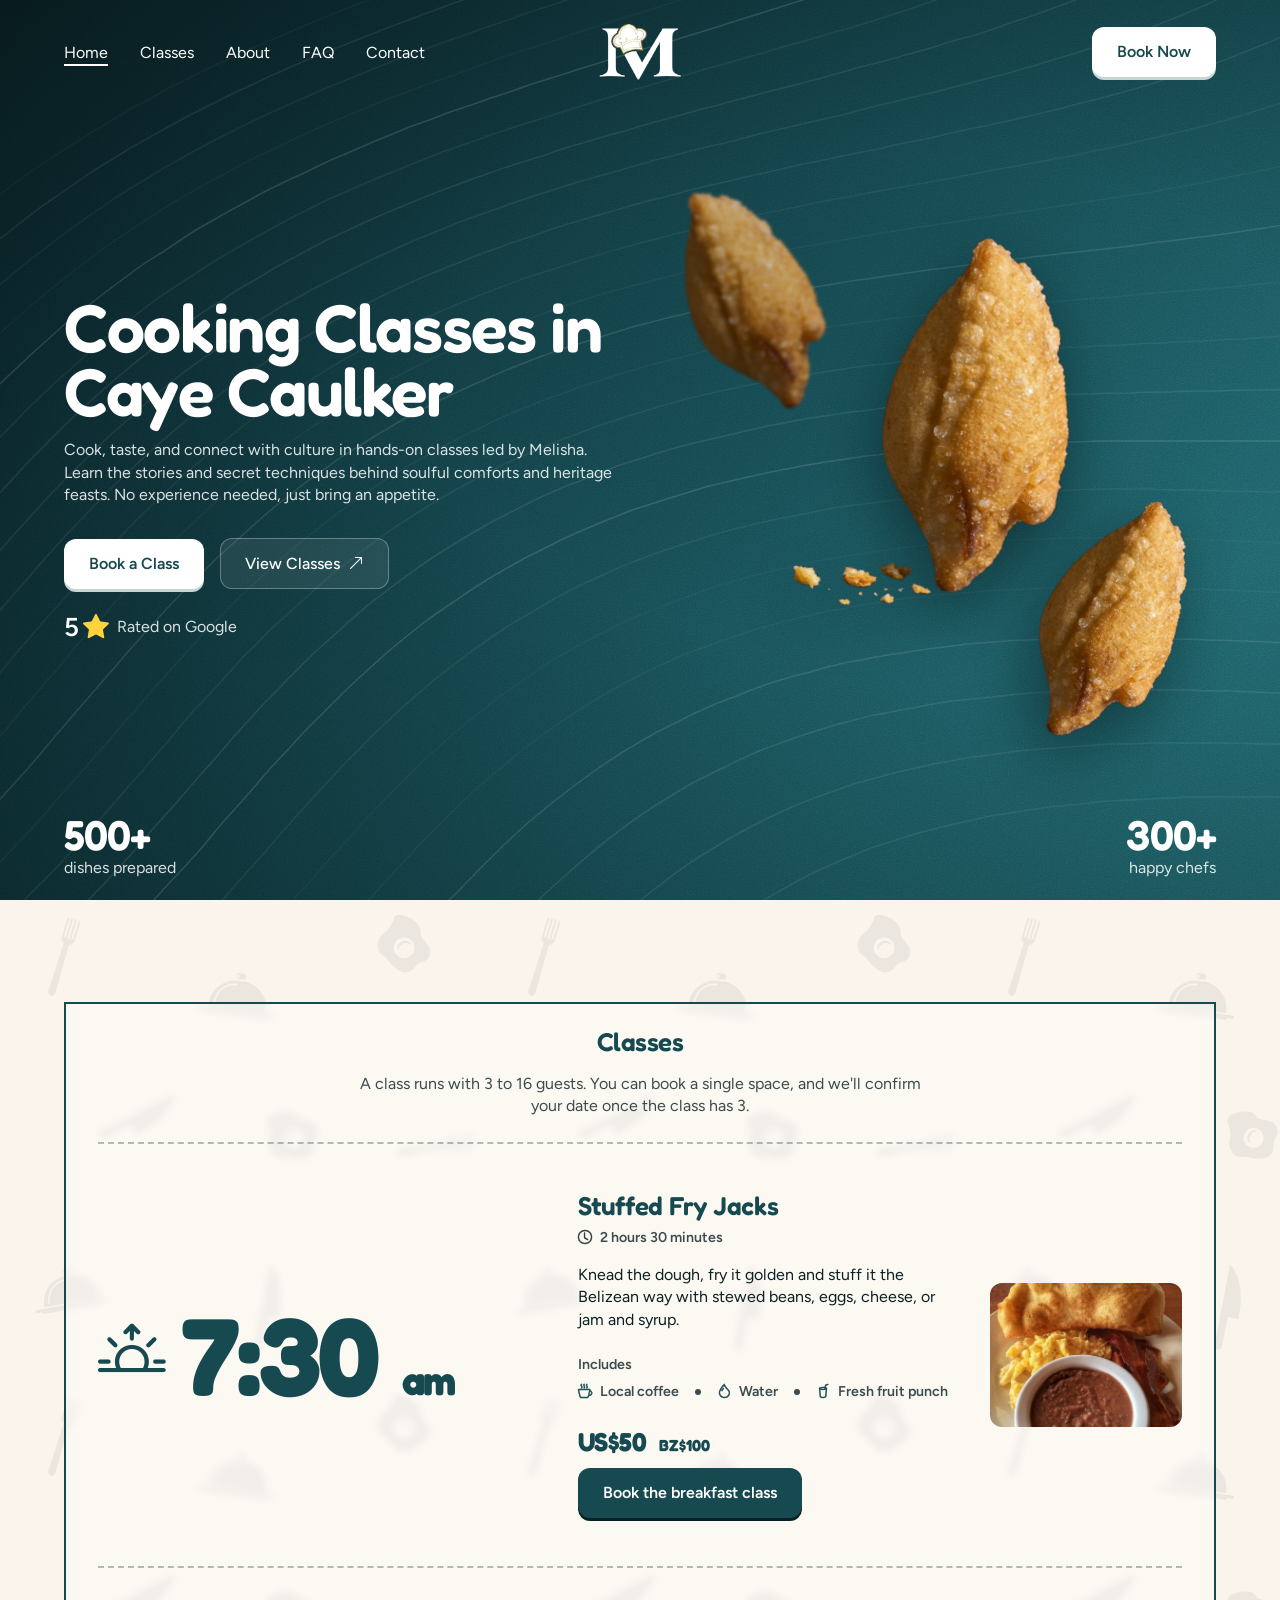
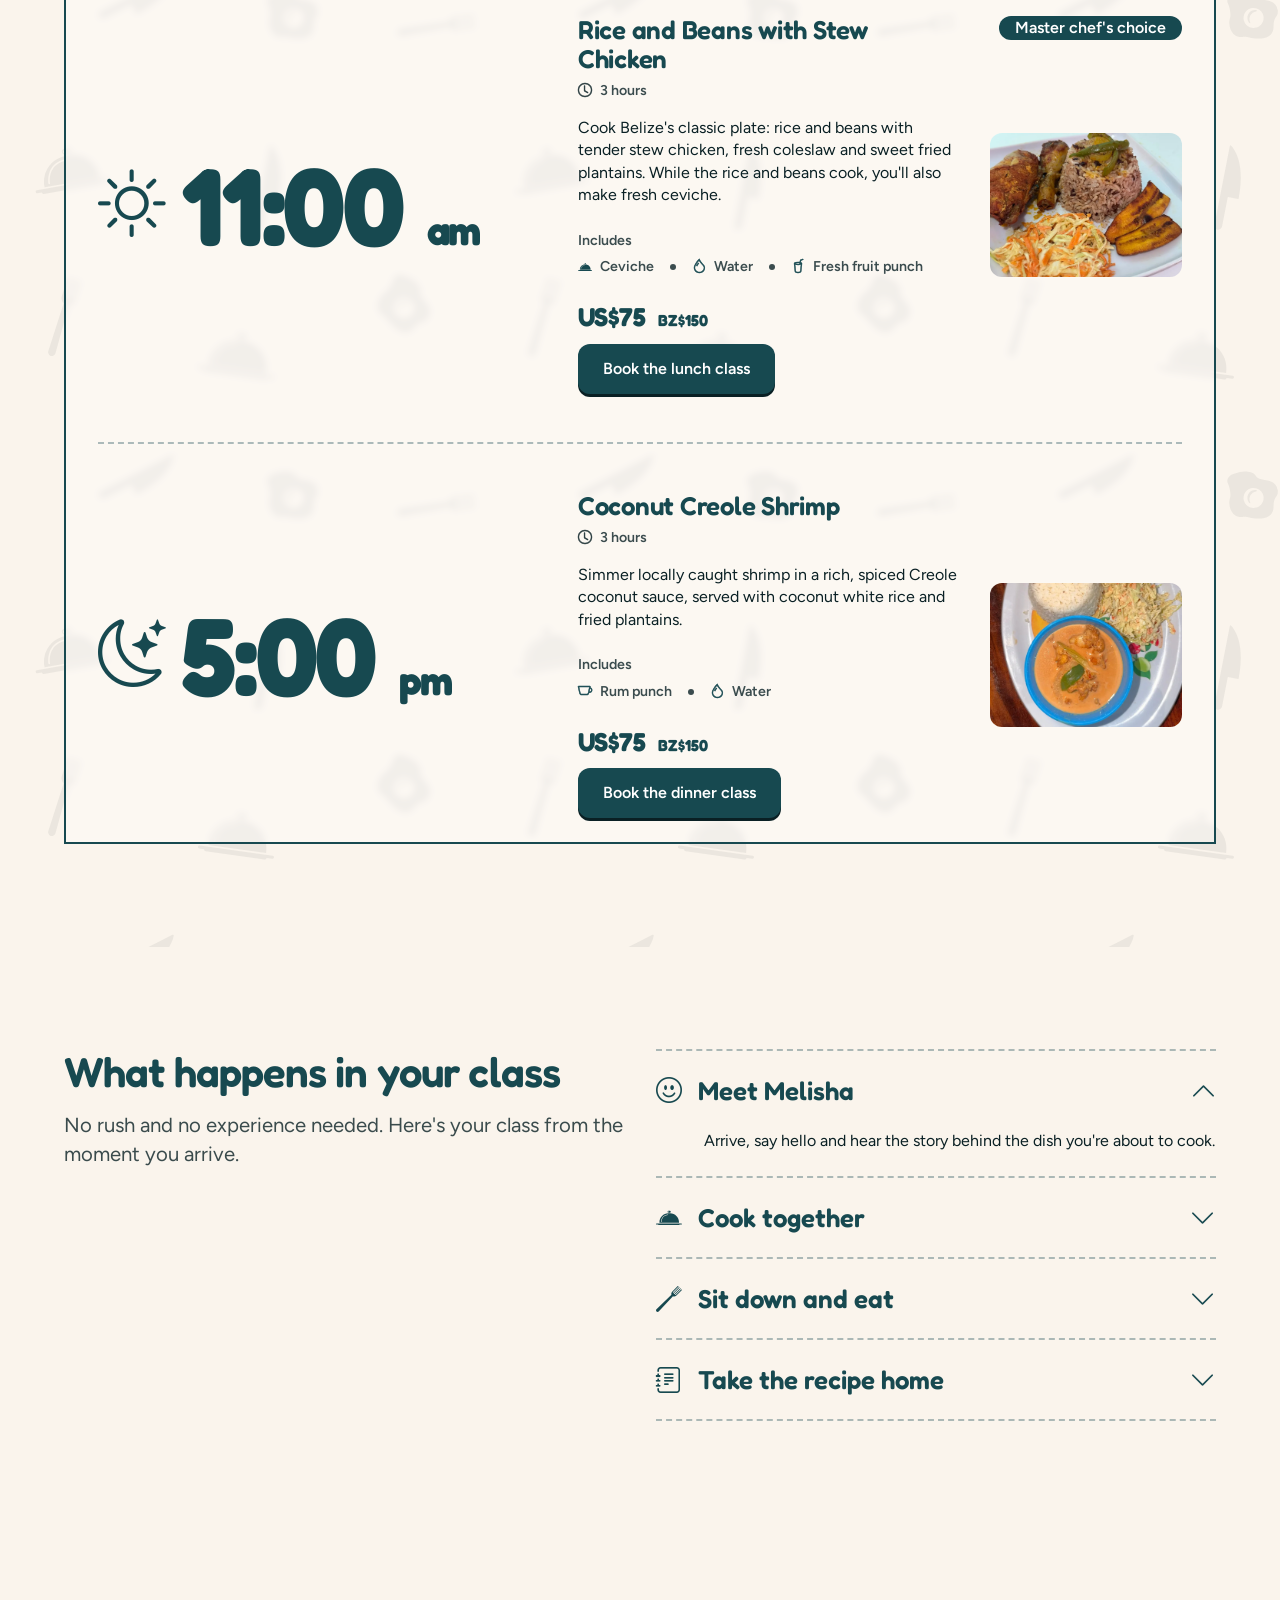
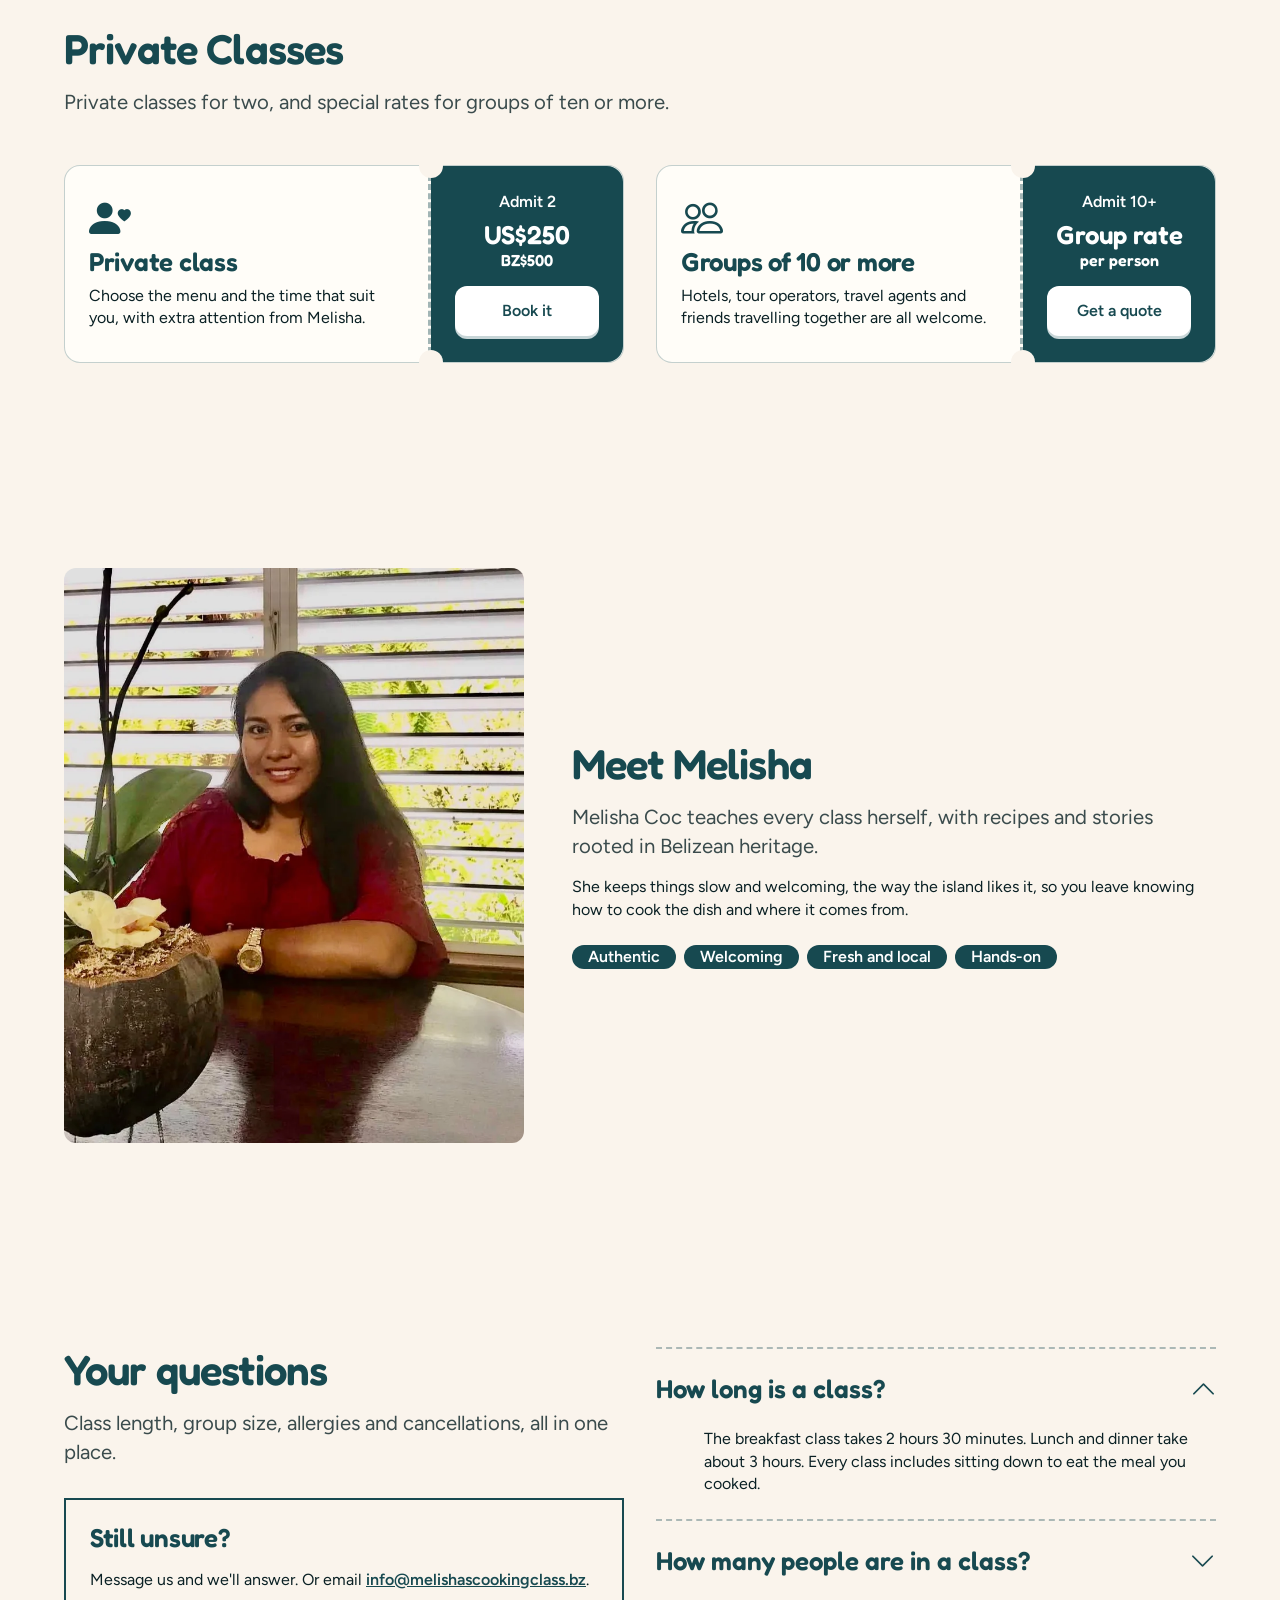
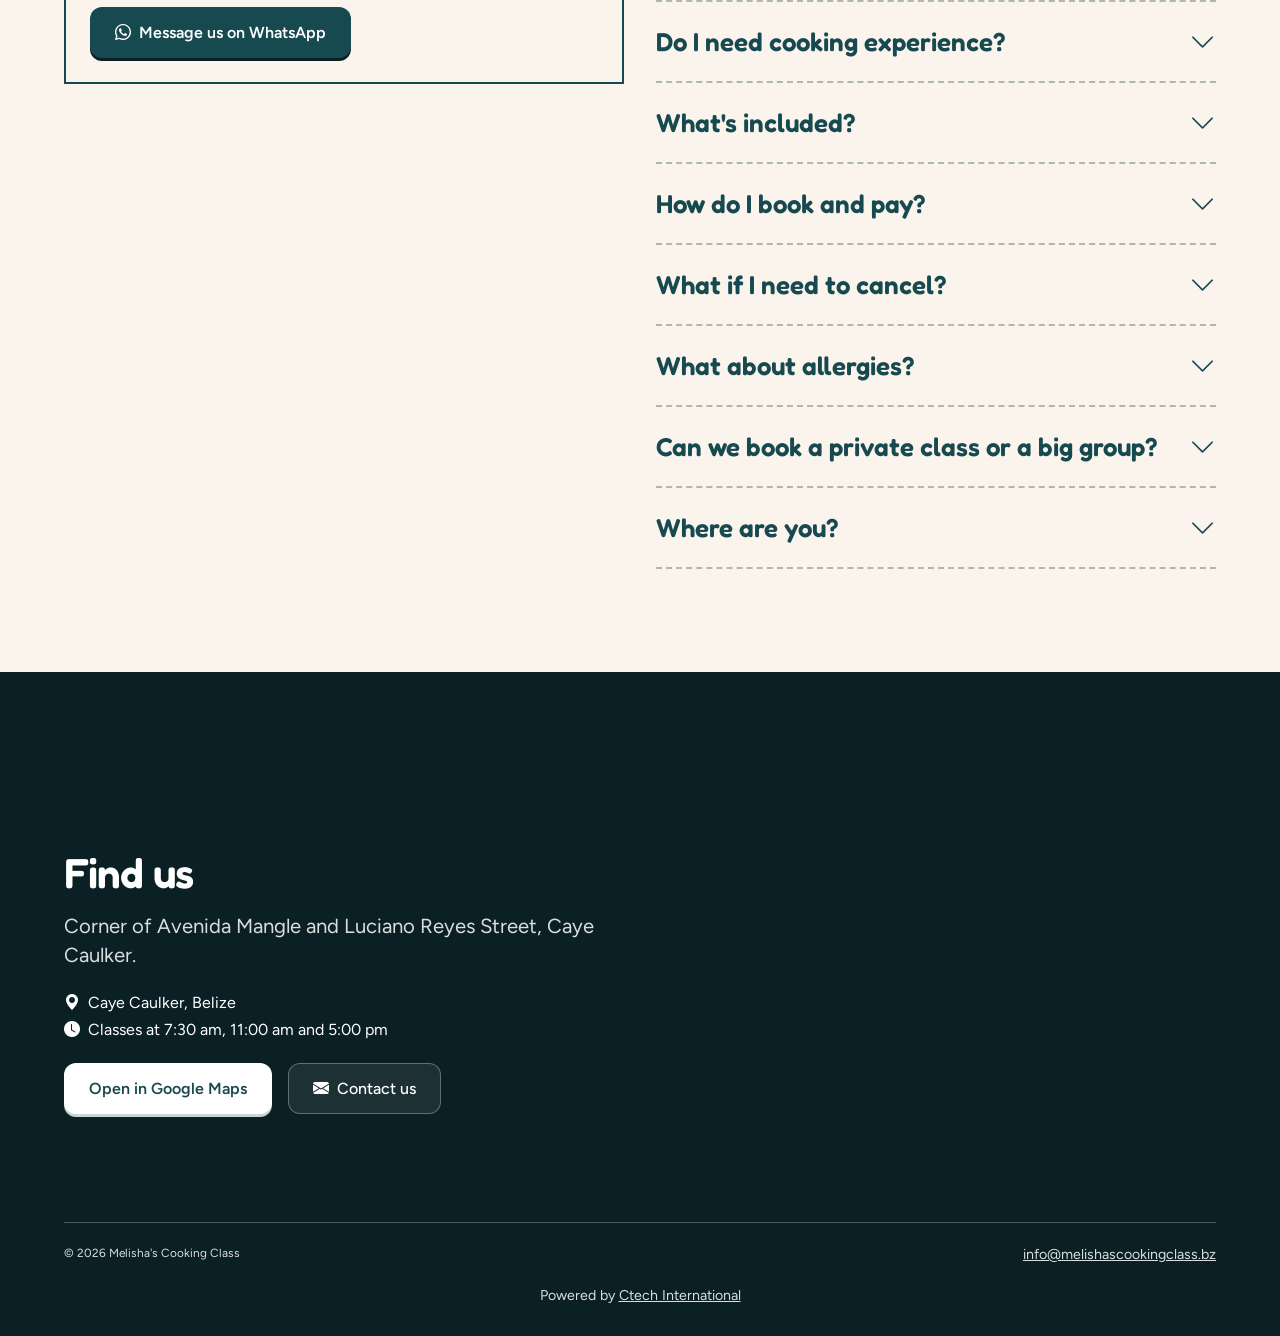
<file: index.html>
<!doctype html>
<html lang="en">
<head>
  <meta charset="utf-8">
  <meta name="viewport" content="width=device-width, initial-scale=1">
  <meta name="theme-color" content="#174950">
  <title>Caye Caulker Cooking Classes | Melisha's Cooking Class</title>
  <meta name="description" content="Hands-on Belizean cooking classes in Caye Caulker. Make fry jacks, rice and beans with stew chicken, or coconut creole shrimp with Melisha. Book now.">
  <meta name="keywords" content="Caye Caulker cooking class, Belize cooking classes, Belizean food, stuffed fry jacks, rice and beans with stew chicken, coconut creole shrimp, things to do in Caye Caulker">
  <meta name="author" content="Melisha's Cooking Class">
  <meta name="publisher" content="Melisha's Cooking Class">
  <meta name="robots" content="index, follow, max-image-preview:large">
  <link rel="canonical" href="https://melishascookingclass.bz/">
  <link rel="icon" href="favicon.ico" sizes="any">
  <link rel="apple-touch-icon" href="apple-touch-icon.png">

  <meta property="og:type" content="website">
  <meta property="og:site_name" content="Melisha's Cooking Class">
  <meta property="og:locale" content="en_US">
  <meta property="og:title" content="Caye Caulker Cooking Classes | Melisha's Cooking Class">
  <meta property="og:description" content="Hands-on Belizean cooking classes in Caye Caulker. Make fry jacks, rice and beans with stew chicken, or coconut creole shrimp with Melisha. Book now.">
  <meta property="og:url" content="https://melishascookingclass.bz/">
  <meta property="og:image" content="https://melishascookingclass.bz/images/og-image.jpg">
  <meta property="og:image:width" content="1200">
  <meta property="og:image:height" content="630">
  <meta property="og:image:alt" content="Melisha's Cooking Class logo beside three stuffed fry jacks">
  <meta name="twitter:card" content="summary_large_image">
  <meta name="twitter:title" content="Caye Caulker Cooking Classes | Melisha's Cooking Class">
  <meta name="twitter:description" content="Hands-on Belizean cooking classes in Caye Caulker. Make fry jacks, rice and beans with stew chicken, or coconut creole shrimp with Melisha. Book now.">
  <meta name="twitter:image" content="https://melishascookingclass.bz/images/og-image.jpg">
  <meta name="twitter:image:alt" content="Melisha's Cooking Class logo beside three stuffed fry jacks">

  <link rel="preconnect" href="https://fonts.googleapis.com">
  <link rel="preconnect" href="https://fonts.gstatic.com" crossorigin>
  <link rel="preconnect" href="https://cdn.jsdelivr.net" crossorigin>
  <link href="https://fonts.googleapis.com/css2?family=Figtree:wght@400;500;600&family=Fredoka:wght@600;700&display=swap" rel="stylesheet">
  <link rel="stylesheet" href="https://cdn.jsdelivr.net/npm/bootstrap-icons@1.11.3/font/bootstrap-icons.min.css">
  <link rel="stylesheet" href="css/styles.css">
  <script type="application/ld+json">
{
  "@context": "https://schema.org",
  "@type": "LocalBusiness",
  "@id": "https://melishascookingclass.bz/#business",
  "name": "Melisha's Cooking Class",
  "url": "https://melishascookingclass.bz/",
  "description": "Hands-on Belizean cooking classes led by Melisha in Caye Caulker, Belize.",
  "image": "https://melishascookingclass.bz/images/og-image.jpg",
  "logo": "https://melishascookingclass.bz/apple-touch-icon.png",
  "email": "info@melishascookingclass.bz",
  "telephone": "+501 609 4868",
  "priceRange": "US$50-US$75 per person",
  "address": {
    "@type": "PostalAddress",
    "streetAddress": "Corner of Avenida Mangle and Luciano Reyes Street",
    "addressLocality": "Caye Caulker",
    "addressCountry": "BZ"
  },
  "geo": {
    "@type": "GeoCoordinates",
    "latitude": 17.7407604,
    "longitude": -88.0289901
  },
  "hasMap": "https://www.google.com/maps?cid=9305273752172079696"
}
  </script>
  <script src="js/main.js" defer></script>
</head>
<body>
  <a class="skip-link" href="#main">Skip to main content</a>
  <header class="site-header">
    <a class="logo" href="index.html">
      <img class="logo__light" src="images/logo.webp" alt="Melisha's Cooking Class" width="501" height="343">
      <img class="logo__dark" src="images/logo-dark.webp" alt="Melisha's Cooking Class" width="501" height="343">
    </a>

    <button class="menu-toggle" type="button" popovertarget="menu" aria-label="Open menu">
      <svg viewBox="0 0 32 22" fill="none" stroke="currentColor" stroke-width="3" stroke-linecap="round" aria-hidden="true">
        <path d="M2 2h28M2 11h28M2 20h28"/>
      </svg>
    </button>

    <nav class="menu" id="menu" popover>
      <button class="menu__close" type="button" popovertarget="menu" popovertargetaction="hide" aria-label="Close menu">
        <i class="bi bi-x-lg" aria-hidden="true"></i>
      </button>

      <ul class="nav-links">
        <li><a href="#home">Home</a></li>
        <li><a href="#classes">Classes</a></li>
        <li><a href="#about">About</a></li>
        <li><a href="#faq">FAQ</a></li>
        <li><a href="contact.html">Contact</a></li>
      </ul>

      <a class="btn btn--primary" href="contact.html">Book Now</a>
    </nav>
  </header>

  <main id="main">
    <section class="hero" id="home">
      <div class="hero__content">
        <h1>Cooking Classes in <br>Caye Caulker</h1>

        <p class="hero__lead">
          Cook, taste, and connect with culture in hands-on classes led by Melisha. Learn the stories and
          secret techniques behind soulful comforts and heritage feasts. No experience needed, just bring an
          appetite.
        </p>

        <div class="hero__actions">
          <a class="btn btn--primary" href="contact.html">Book a Class</a>
          <a class="btn btn--ghost" href="#classes">
            View Classes
            <i class="bi bi-arrow-up-right" aria-hidden="true"></i>
          </a>
        </div>

        <p class="rating">
          <strong class="rating__score">5</strong>
          <i class="bi bi-star-fill rating__star" aria-hidden="true"></i>
          Rated on Google
        </p>
      </div>

      <div class="hero__media">
        <img class="food food--back" src="images/fry-jack-plain.webp" alt="" width="469" height="847">
        <img class="food food--main" src="images/fry-jack.webp" alt="" width="622" height="906" fetchpriority="high">
        <img class="food food--front" src="images/fry-jack-plain.webp" alt="" width="469" height="847">
      </div>

      <p class="stat">
        <strong class="stat__number">500+</strong>
        dishes prepared
      </p>

      <p class="stat stat--end">
        <strong class="stat__number">300+</strong>
        happy chefs
      </p>
    </section>

    <section class="classes" id="classes">
      <div class="menu-card">
        <h2>Classes</h2>
        <p class="menu-card__note">A class runs with 3 to 16 guests. You can book a single space, and we'll confirm your date once the class has 3.</p>
        <article class="class">
          <p class="class__when">
            <i class="bi bi-sunrise class__icon" aria-hidden="true"></i>
            <time class="class__time" datetime="07:30">7:30&nbsp;<span class="class__period">am</span></time>
          </p>
          <div class="class__text">
            <h3>Stuffed Fry Jacks</h3>
            <p class="class__details"><i class="bi bi-clock" aria-hidden="true"></i>2&nbsp;hours 30&nbsp;minutes</p>
            <p class="class__desc">Knead the dough, fry it golden and stuff it the Belizean way with stewed beans, eggs, cheese, or jam and syrup.</p>
            <p class="class__meta">Includes</p>
            <ul class="class__includes">
              <li><i class="bi bi-cup-hot" aria-hidden="true"></i>Local coffee</li>
              <li><i class="bi bi-droplet" aria-hidden="true"></i>Water</li>
              <li><i class="bi bi-cup-straw" aria-hidden="true"></i>Fresh fruit punch</li>
            </ul>
            <p class="class__price"><span class="price__usd">US$50</span>&nbsp;<span class="price__bzd">BZ$100</span></p>
            <a class="btn btn--brand" href="contact.html?class=breakfast">Book the breakfast class</a>
          </div>
          <img src="images/breakfast.webp" alt="Fry jack with scrambled eggs, bacon and beans" width="807" height="960" loading="lazy">
        </article>
        <article class="class">
          <p class="class__chip">Master chef's choice</p>
          <p class="class__when">
            <i class="bi bi-sun class__icon" aria-hidden="true"></i>
            <time class="class__time" datetime="11:00">11:00&nbsp;<span class="class__period">am</span></time>
          </p>
          <div class="class__text">
            <h3>Rice and Beans with Stew Chicken</h3>
            <p class="class__details"><i class="bi bi-clock" aria-hidden="true"></i>3&nbsp;hours</p>
            <p class="class__desc">Cook Belize's classic plate: rice and beans with tender stew chicken, fresh coleslaw and sweet fried plantains. While the rice and beans cook, you'll also make fresh ceviche.</p>
            <p class="class__meta">Includes</p>
            <ul class="class__includes">
              <li><svg class="steps__icon" aria-hidden="true"><use href="images/food-pattern.svg#plate"/></svg>Ceviche</li>
              <li><i class="bi bi-droplet" aria-hidden="true"></i>Water</li>
              <li><i class="bi bi-cup-straw" aria-hidden="true"></i>Fresh fruit punch</li>
            </ul>
            <p class="class__price"><span class="price__usd">US$75</span>&nbsp;<span class="price__bzd">BZ$150</span></p>
            <a class="btn btn--brand" href="contact.html?class=lunch">Book the lunch class</a>
          </div>
          <img src="images/lunch.webp" alt="Rice and beans with stew chicken, coleslaw and fried plantains on a white plate" width="1000" height="750" loading="lazy">
        </article>
        <article class="class">
          <p class="class__when">
            <i class="bi bi-moon-stars class__icon" aria-hidden="true"></i>
            <time class="class__time" datetime="17:00">5:00&nbsp;<span class="class__period">pm</span></time>
          </p>
          <div class="class__text">
            <h3>Coconut Creole Shrimp</h3>
            <p class="class__details"><i class="bi bi-clock" aria-hidden="true"></i>3&nbsp;hours</p>
            <p class="class__desc">Simmer locally caught shrimp in a rich, spiced Creole coconut sauce, served with coconut white rice and fried plantains.</p>
            <p class="class__meta">Includes</p>
            <ul class="class__includes">
              <li><i class="bi bi-cup" aria-hidden="true"></i>Rum punch</li>
              <li><i class="bi bi-droplet" aria-hidden="true"></i>Water</li>
            </ul>
            <p class="class__price"><span class="price__usd">US$75</span>&nbsp;<span class="price__bzd">BZ$150</span></p>
            <a class="btn btn--brand" href="contact.html?class=dinner">Book the dinner class</a>
          </div>
          <img src="images/dinner.webp" alt="Coconut creole shrimp in a creamy sauce, served with white rice and coleslaw" width="1000" height="750" loading="lazy">
        </article>
      </div>
    </section>

    <section class="expect" id="expect">
      <div>
        <h2>What happens in your class</h2>
        <p class="section-lead">No rush and no experience needed. Here's your class from the moment you arrive.</p>
      </div>

      <div class="steps">
        <details name="step" open>
          <summary>
            <span><i class="bi bi-emoji-smile" aria-hidden="true"></i>Meet Melisha</span>
            <i class="bi bi-chevron-down steps__toggle" aria-hidden="true"></i>
          </summary>
          <p>Arrive, say hello and hear the story behind the dish you're about to cook.</p>
        </details>
        <details name="step">
          <summary>
            <span><svg class="steps__icon" aria-hidden="true"><use href="images/food-pattern.svg#plate"/></svg>Cook together</span>
            <i class="bi bi-chevron-down steps__toggle" aria-hidden="true"></i>
          </summary>
          <p>Get hands-on and cook the whole dish yourself, with Melisha right beside you.</p>
        </details>
        <details name="step">
          <summary>
            <span><svg class="steps__icon" aria-hidden="true"><use href="images/food-pattern.svg#fork"/></svg>Sit down and eat</span>
            <i class="bi bi-chevron-down steps__toggle" aria-hidden="true"></i>
          </summary>
          <p>Enjoy the meal you cooked together, with your drinks.</p>
        </details>
        <details name="step">
          <summary>
            <span><i class="bi bi-journal-text" aria-hidden="true"></i>Take the recipe home</span>
            <i class="bi bi-chevron-down steps__toggle" aria-hidden="true"></i>
          </summary>
          <p>Leave with a recipe card, so you can cook it again at home.</p>
        </details>
      </div>
    </section>

    <section class="private" id="private">
      <h2>Private Classes</h2>
      <p class="section-lead">Private classes for two, and special rates for groups of ten or more.</p>

      <div class="tickets">
        <article class="ticket">
          <div class="ticket__main">
            <i class="bi bi-person-heart ticket__icon" aria-hidden="true"></i>
            <h3>Private class</h3>
            <p>Choose the menu and the time that suit you, with extra attention from Melisha.</p>
          </div>
          <div class="ticket__stub">
            <p class="ticket__admit">Admit 2</p>
            <p class="ticket__price"><span class="price__usd">US$250</span><span class="price__bzd">BZ$500</span></p>
            <a class="btn btn--primary" href="contact.html?class=private">Book it</a>
          </div>
        </article>

        <article class="ticket">
          <div class="ticket__main">
            <i class="bi bi-people ticket__icon" aria-hidden="true"></i>
            <h3>Groups of 10 or more</h3>
            <p>Hotels, tour operators, travel agents and friends travelling together are all welcome.</p>
          </div>
          <div class="ticket__stub">
            <p class="ticket__admit">Admit 10+</p>
            <p class="ticket__price"><span class="price__usd">Group rate</span><span class="price__bzd">per person</span></p>
            <a class="btn btn--primary" href="contact.html?class=group">Get a quote</a>
          </div>
        </article>
      </div>
    </section>

    <section class="about" id="about">
      <div>
        <h2>Meet Melisha</h2>
        <p class="section-lead">Melisha Coc teaches every class herself, with recipes and stories rooted in Belizean heritage.</p>
        <p class="about__text">She keeps things slow and welcoming, the way the island likes it, so you leave knowing how to cook the dish and where it comes from.</p>
        <ul class="about__chips">
          <li>Authentic</li>
          <li>Welcoming</li>
          <li>Fresh and local</li>
          <li>Hands-on</li>
        </ul>
      </div>

      <img class="about__photo" src="images/melisha.webp" alt="Melisha smiling at a table beside an orchid planted in a coconut shell" width="1200" height="997" loading="lazy">
    </section>

    <section class="faq" id="faq">
      <div>
        <h2>Your questions</h2>
        <p class="section-lead">Class length, group size, allergies and cancellations, all in one place.</p>

        <div class="faq__help">
          <h3>Still unsure?</h3>
          <p>Message us and we'll answer. Or email <a href="mailto:info@melishascookingclass.bz">info@melishascookingclass.bz</a>.</p>
          <a class="btn btn--brand" href="https://wa.me/5016094868">
            <i class="bi bi-whatsapp" aria-hidden="true"></i>
            Message us on WhatsApp
          </a>
        </div>
      </div>

      <div class="steps">
        <details name="faq" open>
          <summary>
            <span>How long is a class?</span>
            <i class="bi bi-chevron-down steps__toggle" aria-hidden="true"></i>
          </summary>
          <p>The breakfast class takes 2 hours 30 minutes. Lunch and dinner take about 3 hours. Every class includes sitting down to eat the meal you cooked.</p>
        </details>
        <details name="faq">
          <summary>
            <span>How many people are in a class?</span>
            <i class="bi bi-chevron-down steps__toggle" aria-hidden="true"></i>
          </summary>
          <p>A class goes ahead once 3 guests have booked, and takes up to 16. You can book a single space for yourself, and we'll let you know when your class is confirmed or help you move to another date.</p>
        </details>
        <details name="faq">
          <summary>
            <span>Do I need cooking experience?</span>
            <i class="bi bi-chevron-down steps__toggle" aria-hidden="true"></i>
          </summary>
          <p>No. Melisha teaches every step, so you can start from zero.</p>
        </details>
        <details name="faq">
          <summary>
            <span>What's included?</span>
            <i class="bi bi-chevron-down steps__toggle" aria-hidden="true"></i>
          </summary>
          <p>The full meal you cook, drinks as listed for your class, and a recipe card to take home.</p>
        </details>
        <details name="faq">
          <summary>
            <span>How do I book and pay?</span>
            <i class="bi bi-chevron-down steps__toggle" aria-hidden="true"></i>
          </summary>
          <p>Send a booking request. We'll confirm your date by email or WhatsApp and tell you how to pay.</p>
        </details>
        <details name="faq">
          <summary>
            <span>What if I need to cancel?</span>
            <i class="bi bi-chevron-down steps__toggle" aria-hidden="true"></i>
          </summary>
          <p>Cancel at least 48 hours before your class for a full refund.</p>
        </details>
        <details name="faq">
          <summary>
            <span>What about allergies?</span>
            <i class="bi bi-chevron-down steps__toggle" aria-hidden="true"></i>
          </summary>
          <p>Tell us when you book. Our classes use shrimp, chicken, seafood (in the ceviche), wheat and dairy.</p>
        </details>
        <details name="faq">
          <summary>
            <span>Can we book a private class or a big group?</span>
            <i class="bi bi-chevron-down steps__toggle" aria-hidden="true"></i>
          </summary>
          <p>Yes. A private class for two, or a special rate for groups of ten or more.</p>
        </details>
        <details name="faq">
          <summary>
            <span>Where are you?</span>
            <i class="bi bi-chevron-down steps__toggle" aria-hidden="true"></i>
          </summary>
          <p>On the corner of Avenida Mangle and Luciano Reyes Street, Caye Caulker.</p>
        </details>
      </div>
    </section>

    <section class="find" id="find" data-nav="none">
      <div>
        <h2>Find us</h2>
        <p class="find__lead">Corner of Avenida Mangle and Luciano Reyes Street, Caye Caulker.</p>
        <ul class="find__facts">
          <li><i class="bi bi-geo-alt-fill" aria-hidden="true"></i>Caye Caulker, Belize</li>
          <li><i class="bi bi-clock-fill" aria-hidden="true"></i>Classes at 7:30&nbsp;am, 11:00&nbsp;am and 5:00&nbsp;pm</li>
        </ul>
        <div class="find__actions">
          <a class="btn btn--primary" href="https://www.google.com/maps?cid=9305273752172079696">Open in Google Maps</a>
          <a class="btn btn--ghost" href="contact.html"><i class="bi bi-envelope-fill" aria-hidden="true"></i> Contact us</a>
        </div>
      </div>
      <iframe class="find__map" title="Map of Melisha's Cooking Class on Caye Caulker" loading="lazy" referrerpolicy="strict-origin-when-cross-origin" src="https://www.google.com/maps/embed?pb=!1m18!1m12!1m3!1d3800.082311446494!2d-88.02899012303915!3d17.740760383207768!2m3!1f0!2f0!3f0!3m2!1i1024!2i768!4f13.1!3m3!1m2!1s0x8f5c8d4cd9a8ce7f%3A0x8122f92d17fbaa50!2sMelisha's%20Cooking%20Class!5e0!3m2!1sen!2sbz!4v1795105826722!5m2!1sen!2sbz"></iframe>
    </section>
  </main>

  <footer class="site-footer">
    <small>&copy; 2026 Melisha's Cooking Class</small>
    <a href="mailto:info@melishascookingclass.bz">info@melishascookingclass.bz</a>
    <p class="site-footer__credit">Powered by <a href="https://ctechintl.com">Ctech International</a></p>
  </footer>
</body>
</html>
</file>
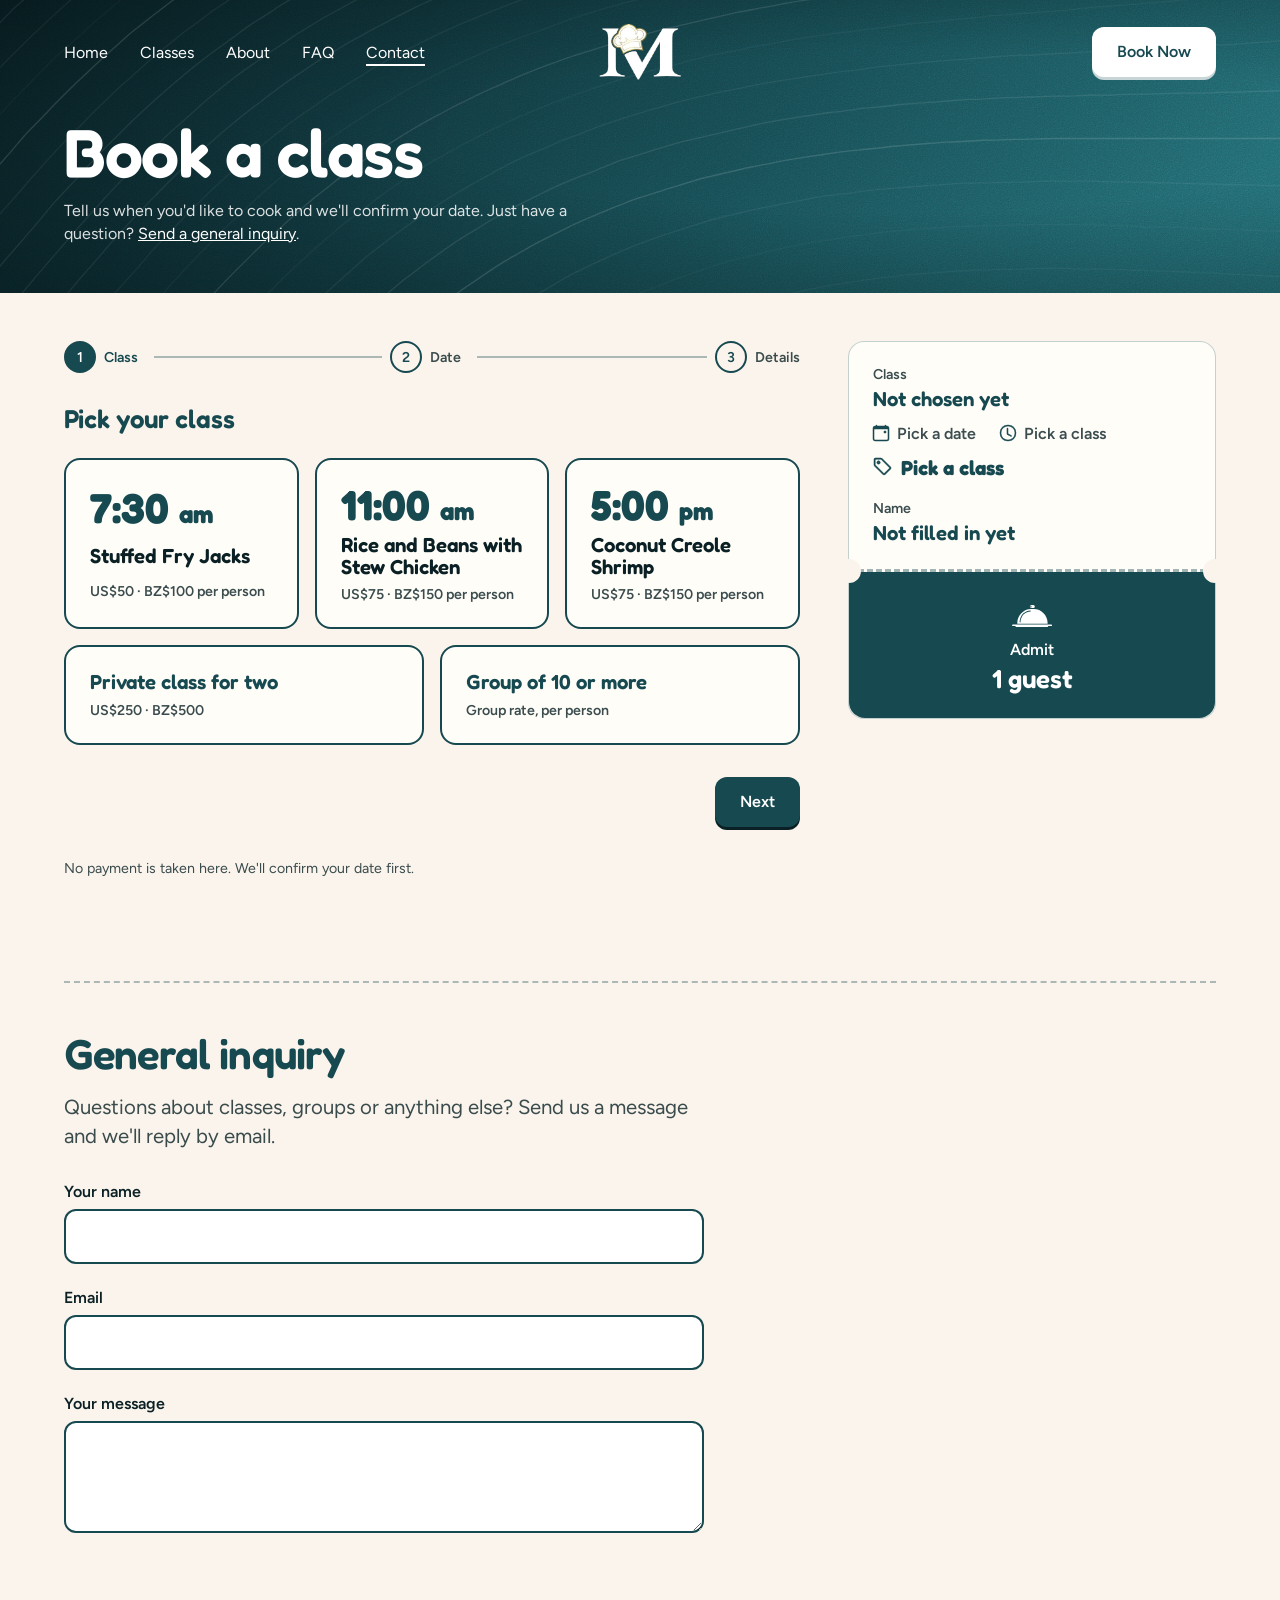
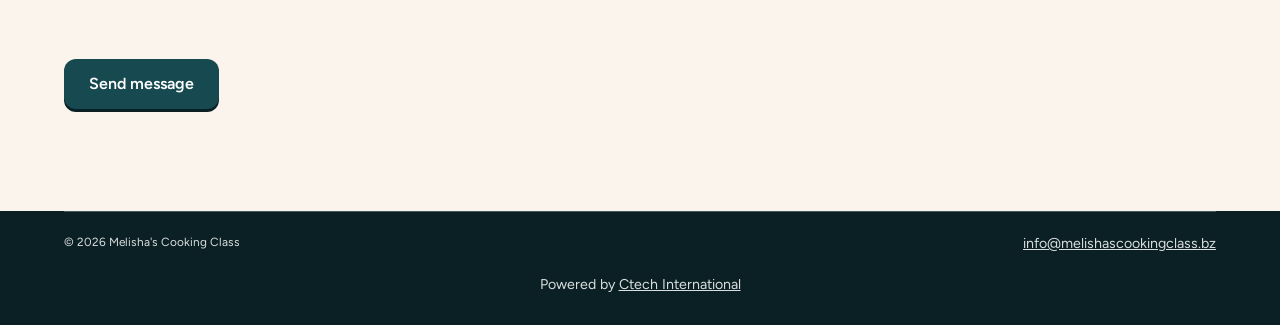
<file: contact.html>
<!doctype html>
<html lang="en">
<head>
  <meta charset="utf-8">
  <meta name="viewport" content="width=device-width, initial-scale=1">
  <meta name="theme-color" content="#174950">
  <title>Book a Caye Caulker Cooking Class | Melisha's Cooking Class</title>
  <meta name="description" content="Book a Belizean cooking class with Melisha in Caye Caulker. Choose a class, date and group size, or send a general inquiry. We reply by email or WhatsApp.">
  <meta name="keywords" content="book cooking class Caye Caulker, Belize cooking class booking, Caye Caulker private cooking class, group cooking class Belize">
  <meta name="author" content="Melisha's Cooking Class">
  <meta name="publisher" content="Melisha's Cooking Class">
  <meta name="robots" content="index, follow, max-image-preview:large">
  <link rel="canonical" href="https://melishascookingclass.bz/contact.html">
  <link rel="icon" href="favicon.ico" sizes="any">
  <link rel="apple-touch-icon" href="apple-touch-icon.png">

  <meta property="og:type" content="website">
  <meta property="og:site_name" content="Melisha's Cooking Class">
  <meta property="og:locale" content="en_US">
  <meta property="og:title" content="Book a Caye Caulker Cooking Class | Melisha's Cooking Class">
  <meta property="og:description" content="Book a Belizean cooking class with Melisha in Caye Caulker. Choose a class, date and group size, or send a general inquiry. We reply by email or WhatsApp.">
  <meta property="og:url" content="https://melishascookingclass.bz/contact.html">
  <meta property="og:image" content="https://melishascookingclass.bz/images/og-image.jpg">
  <meta property="og:image:width" content="1200">
  <meta property="og:image:height" content="630">
  <meta property="og:image:alt" content="Melisha's Cooking Class logo beside three stuffed fry jacks">
  <meta name="twitter:card" content="summary_large_image">
  <meta name="twitter:title" content="Book a Caye Caulker Cooking Class | Melisha's Cooking Class">
  <meta name="twitter:description" content="Book a Belizean cooking class with Melisha in Caye Caulker. Choose a class, date and group size, or send a general inquiry. We reply by email or WhatsApp.">
  <meta name="twitter:image" content="https://melishascookingclass.bz/images/og-image.jpg">
  <meta name="twitter:image:alt" content="Melisha's Cooking Class logo beside three stuffed fry jacks">

  <link rel="preconnect" href="https://fonts.googleapis.com">
  <link rel="preconnect" href="https://fonts.gstatic.com" crossorigin>
  <link rel="preconnect" href="https://cdn.jsdelivr.net" crossorigin>
  <link href="https://fonts.googleapis.com/css2?family=Figtree:wght@400;500;600&family=Fredoka:wght@600;700&display=swap" rel="stylesheet">
  <link rel="stylesheet" href="https://cdn.jsdelivr.net/npm/bootstrap-icons@1.11.3/font/bootstrap-icons.min.css">
  <link rel="stylesheet" href="css/styles.css">
  <script src="js/main.js" defer></script>
  <script type="module" src="js/booking.js"></script>
  <script type="module" src="js/inquiry.js"></script>
</head>
<body>
  <a class="skip-link" href="#main">Skip to main content</a>
  <header class="site-header">
    <a class="logo" href="index.html">
      <img class="logo__light" src="images/logo.webp" alt="Melisha's Cooking Class" width="501" height="343">
      <img class="logo__dark" src="images/logo-dark.webp" alt="Melisha's Cooking Class" width="501" height="343">
    </a>

    <button class="menu-toggle" type="button" popovertarget="menu" aria-label="Open menu">
      <svg viewBox="0 0 32 22" fill="none" stroke="currentColor" stroke-width="3" stroke-linecap="round" aria-hidden="true">
        <path d="M2 2h28M2 11h28M2 20h28"/>
      </svg>
    </button>

    <nav class="menu" id="menu" popover>
      <button class="menu__close" type="button" popovertarget="menu" popovertargetaction="hide" aria-label="Close menu">
        <i class="bi bi-x-lg" aria-hidden="true"></i>
      </button>

      <ul class="nav-links">
        <li><a href="index.html">Home</a></li>
        <li><a href="index.html#classes">Classes</a></li>
        <li><a href="index.html#about">About</a></li>
        <li><a href="index.html#faq">FAQ</a></li>
        <li><a href="contact.html" aria-current="page">Contact</a></li>
      </ul>

      <a class="btn btn--primary" href="contact.html">Book Now</a>
    </nav>
  </header>

  <main id="main">
    <section class="page-head">
      <h1>Book a class</h1>
      <p class="page-head__lead">Tell us when you'd like to cook and we'll confirm your date. Just have a question? <a href="#inquiry">Send a general inquiry</a>.</p>
    </section>

    <section class="booking-section">
      <div class="booking-layout">
        <form class="booking" method="post" action="https://api.web3forms.com/submit">
          <input type="hidden" name="access_key" value="064a7eef-a063-4b66-9c82-1ae34fb72e30">
          <input type="hidden" name="subject" value="New booking request">
          <input type="hidden" name="from_name" value="Melisha's Cooking Class website">
        <input type="hidden" name="estimated_total">
          <input type="checkbox" name="botcheck" hidden>

          <ol class="progress" aria-label="Booking steps">
            <li>Class</li>
            <li>Date</li>
            <li>Details</li>
          </ol>

          <fieldset class="step" tabindex="-1">
            <legend class="step__title">Pick your class</legend>
            <div class="picks">
              <label class="pick">
                <input type="radio" name="class" value="breakfast" data-usd="50" data-bzd="100" data-per-person required>
                <span class="pick__time">7:30&nbsp;<span class="pick__period">am</span></span>
                <span class="pick__name">Stuffed Fry Jacks</span>
                <span class="pick__price">US$50 &middot; BZ$100 per person</span>
              </label>
              <label class="pick">
                <input type="radio" name="class" value="lunch" data-usd="75" data-bzd="150" data-per-person required>
                <span class="pick__time">11:00&nbsp;<span class="pick__period">am</span></span>
                <span class="pick__name">Rice and Beans with Stew Chicken</span>
                <span class="pick__price">US$75 &middot; BZ$150 per person</span>
              </label>
              <label class="pick">
                <input type="radio" name="class" value="dinner" data-usd="75" data-bzd="150" data-per-person required>
                <span class="pick__time">5:00&nbsp;<span class="pick__period">pm</span></span>
                <span class="pick__name">Coconut Creole Shrimp</span>
                <span class="pick__price">US$75 &middot; BZ$150 per person</span>
              </label>
              <label class="pick pick--small">
                <input type="radio" name="class" value="private" data-usd="250" data-bzd="500" required>
                <span class="pick__name">Private class for two</span>
                <span class="pick__price">US$250 &middot; BZ$500</span>
              </label>
              <label class="pick pick--small">
                <input type="radio" name="class" value="group" required>
                <span class="pick__name">Group of 10 or more</span>
                <span class="pick__price">Group rate, per person</span>
              </label>
            </div>
          </fieldset>

          <fieldset class="step" tabindex="-1">
            <legend class="step__title">When, and how many?</legend>
            <div class="step__fields">
              <div class="field">
                <label for="date">Preferred date</label>
                <input id="date" type="date" name="date" required>
              </div>
              <div class="field">
                <label for="guests">Guests</label>
                <input id="guests" type="number" name="guests" min="1" max="16" value="1" inputmode="numeric" aria-describedby="guests-hint" required>
                <p class="field__hint" id="guests-hint">A class runs with 3 or more guests. Booking just one space is fine.</p>
              </div>
            </div>
          </fieldset>

          <fieldset class="step" tabindex="-1">
            <legend class="step__title">Your details</legend>
            <div class="step__fields">
              <div class="field field--wide">
                <label for="name">Your name</label>
                <input id="name" type="text" name="name" autocomplete="name" required>
              </div>
              <div class="field">
                <label for="email">Email</label>
                <input id="email" type="email" name="email" autocomplete="email" spellcheck="false" required>
              </div>
              <div class="field">
                <label for="phone">WhatsApp or phone (optional)</label>
                <div class="phone">
                  <select name="country_code" aria-label="Country code" autocomplete="tel-country-code">
                    <optgroup label="Common">
                      <option value="+1" selected>+1 United States</option>
                      <option value="+1">+1 Canada</option>
                      <option value="+44">+44 United Kingdom</option>
                      <option value="+501">+501 Belize</option>
                    </optgroup>
                    <optgroup label="All countries">
                      <option value="+54">+54 Argentina</option>
                      <option value="+61">+61 Australia</option>
                      <option value="+43">+43 Austria</option>
                      <option value="+1">+1 Bahamas</option>
                      <option value="+1">+1 Barbados</option>
                      <option value="+32">+32 Belgium</option>
                      <option value="+591">+591 Bolivia</option>
                      <option value="+55">+55 Brazil</option>
                      <option value="+359">+359 Bulgaria</option>
                      <option value="+56">+56 Chile</option>
                      <option value="+86">+86 China</option>
                      <option value="+57">+57 Colombia</option>
                      <option value="+506">+506 Costa Rica</option>
                      <option value="+385">+385 Croatia</option>
                      <option value="+53">+53 Cuba</option>
                      <option value="+357">+357 Cyprus</option>
                      <option value="+420">+420 Czechia</option>
                      <option value="+45">+45 Denmark</option>
                      <option value="+1">+1 Dominican Republic</option>
                      <option value="+593">+593 Ecuador</option>
                      <option value="+20">+20 Egypt</option>
                      <option value="+503">+503 El Salvador</option>
                      <option value="+372">+372 Estonia</option>
                      <option value="+358">+358 Finland</option>
                      <option value="+33">+33 France</option>
                      <option value="+49">+49 Germany</option>
                      <option value="+30">+30 Greece</option>
                      <option value="+502">+502 Guatemala</option>
                      <option value="+592">+592 Guyana</option>
                      <option value="+509">+509 Haiti</option>
                      <option value="+504">+504 Honduras</option>
                      <option value="+852">+852 Hong Kong</option>
                      <option value="+36">+36 Hungary</option>
                      <option value="+354">+354 Iceland</option>
                      <option value="+91">+91 India</option>
                      <option value="+62">+62 Indonesia</option>
                      <option value="+353">+353 Ireland</option>
                      <option value="+972">+972 Israel</option>
                      <option value="+39">+39 Italy</option>
                      <option value="+1">+1 Jamaica</option>
                      <option value="+81">+81 Japan</option>
                      <option value="+254">+254 Kenya</option>
                      <option value="+371">+371 Latvia</option>
                      <option value="+370">+370 Lithuania</option>
                      <option value="+352">+352 Luxembourg</option>
                      <option value="+60">+60 Malaysia</option>
                      <option value="+356">+356 Malta</option>
                      <option value="+52">+52 Mexico</option>
                      <option value="+31">+31 Netherlands</option>
                      <option value="+64">+64 New Zealand</option>
                      <option value="+505">+505 Nicaragua</option>
                      <option value="+234">+234 Nigeria</option>
                      <option value="+47">+47 Norway</option>
                      <option value="+507">+507 Panama</option>
                      <option value="+595">+595 Paraguay</option>
                      <option value="+51">+51 Peru</option>
                      <option value="+63">+63 Philippines</option>
                      <option value="+48">+48 Poland</option>
                      <option value="+351">+351 Portugal</option>
                      <option value="+1">+1 Puerto Rico</option>
                      <option value="+40">+40 Romania</option>
                      <option value="+966">+966 Saudi Arabia</option>
                      <option value="+65">+65 Singapore</option>
                      <option value="+421">+421 Slovakia</option>
                      <option value="+386">+386 Slovenia</option>
                      <option value="+27">+27 South Africa</option>
                      <option value="+82">+82 South Korea</option>
                      <option value="+34">+34 Spain</option>
                      <option value="+46">+46 Sweden</option>
                      <option value="+41">+41 Switzerland</option>
                      <option value="+886">+886 Taiwan</option>
                      <option value="+66">+66 Thailand</option>
                      <option value="+1">+1 Trinidad and Tobago</option>
                      <option value="+90">+90 Turkey</option>
                      <option value="+380">+380 Ukraine</option>
                      <option value="+971">+971 United Arab Emirates</option>
                      <option value="+598">+598 Uruguay</option>
                      <option value="+58">+58 Venezuela</option>
                      <option value="+84">+84 Vietnam</option>
                    </optgroup>
                  </select>
                  <input id="phone" type="tel" name="phone" autocomplete="tel-national">
                </div>
              </div>
              <div class="field field--wide">
                <label for="notes">Extra details, allergies, and questions (optional)</label>
                <textarea id="notes" name="notes"></textarea>
              </div>
              <div class="field field--wide">
                <div class="h-captcha" data-captcha="true"></div>
              </div>
            </div>
          </fieldset>

          <div class="booking__nav">
            <button class="btn btn--outline" type="button" data-back hidden>Back</button>
            <button class="btn btn--brand" type="button" data-next hidden>Next</button>
            <button class="btn btn--brand" type="submit" data-send>Send booking request</button>
          </div>

          <p class="booking__error" role="alert" hidden>
            <i class="bi bi-exclamation-triangle-fill" aria-hidden="true"></i>
            <span>
              Something went wrong and your request was not sent. Please try again, or message us on
              <a href="https://wa.me/5016094868">WhatsApp</a>.
            </span>
          </p>

          <p class="visually-hidden" role="status" data-status></p>

          <p class="booking__note">No payment is taken here. We'll confirm your date first.</p>
        </form>
        <aside class="summary" aria-label="Your booking so far">
          <div class="summary__main">
            <p class="summary__label">Class</p>
            <p class="summary__value" data-bind="class" data-empty="Not chosen yet">Not chosen yet</p>
            <p class="summary__when">
              <span class="summary__item">
                <i class="bi bi-calendar-event" aria-hidden="true"></i>
                <span class="visually-hidden">Date:</span>
                <span data-bind="date" data-empty="Pick a date">Pick a date</span>
              </span>
              <span class="summary__item">
                <i class="bi bi-clock" aria-hidden="true"></i>
                <span class="visually-hidden">Time:</span>
                <span data-bind="time" data-empty="Pick a class">Pick a class</span>
              </span>
            </p>
            <p class="summary__price">
              <i class="bi bi-tag" aria-hidden="true"></i>
              <span class="visually-hidden">Price:</span>
              <span data-bind="price" data-empty="Pick a class">Pick a class</span>
            </p>
            <p class="summary__note" data-bind="priceNote" data-empty="" hidden></p>
            <p class="summary__label">Name</p>
            <p class="summary__value" data-bind="name" data-empty="Not filled in yet">Not filled in yet</p>
          </div>
          <div class="summary__stub">
            <svg aria-hidden="true"><use href="images/food-pattern.svg#plate"/></svg>
            <p>Admit</p>
            <p class="summary__admit" data-bind="guests" data-empty="1 guest">1 guest</p>
          </div>
        </aside>
      </div>

      <div class="booking__done" tabindex="-1" hidden>
        <h2>Thank you</h2>
        <p>We've got your request and will confirm your date by email or WhatsApp soon.</p>
        <a class="btn btn--brand" href="index.html">Back to the home page</a>
      </div>
    </section>

    <section class="booking-section inquiry" id="inquiry">
      <div class="inquiry__inner">
        <h2>General inquiry</h2>
        <p class="section-lead">Questions about classes, groups or anything else? Send us a message and we'll reply by email.</p>

        <form class="inquiry__form" method="post" action="https://api.web3forms.com/submit">
          <input type="hidden" name="access_key" value="064a7eef-a063-4b66-9c82-1ae34fb72e30">
          <input type="hidden" name="subject" value="New general inquiry">
          <input type="hidden" name="from_name" value="Melisha's Cooking Class website">
          <input type="checkbox" name="botcheck" hidden>

          <div class="field">
            <label for="inquiry-name">Your name</label>
            <input id="inquiry-name" type="text" name="name" autocomplete="name" required>
          </div>
          <div class="field">
            <label for="inquiry-email">Email</label>
            <input id="inquiry-email" type="email" name="email" autocomplete="email" spellcheck="false" required>
          </div>
          <div class="field">
            <label for="inquiry-message">Your message</label>
            <textarea id="inquiry-message" name="message" required></textarea>
          </div>

          <div class="field">
            <div class="h-captcha" data-captcha="true"></div>
          </div>

          <button class="btn btn--brand" type="submit" data-send>Send message</button>

          <p class="booking__error" role="alert" hidden>
            <i class="bi bi-exclamation-triangle-fill" aria-hidden="true"></i>
            <span>
              Something went wrong and your message was not sent. Please try again, or message us on
              <a href="https://wa.me/5016094868">WhatsApp</a>.
            </span>
          </p>

          <p class="visually-hidden" role="status" data-status></p>
        </form>

        <div class="inquiry__done" tabindex="-1" hidden>
          <h3>Message sent</h3>
          <p>Thanks for getting in touch. We'll reply by email soon.</p>
        </div>
      </div>
    </section>
  </main>

  <footer class="site-footer">
    <small>&copy; 2026 Melisha's Cooking Class</small>
    <a href="mailto:info@melishascookingclass.bz">info@melishascookingclass.bz</a>
    <p class="site-footer__credit">Powered by <a href="https://ctechintl.com">Ctech International</a></p>
  </footer>
  <script src="https://web3forms.com/client/script.js" async defer></script>
</body>
</html>
</file>
<file: css/styles.css>
:root {
  --primary: rgb(23, 73, 80);
  --primary-deep: rgb(10, 32, 36);
  --text: #fff;
  --text-muted: rgb(255 255 255 / 0.85);
  --cream: #faf4ec;
  --primary-deep-muted: rgb(10 32 36 / 0.8);
  --radius: 0.75rem;
  --section-space: clamp(4rem, 8vw, 7rem);
  --header-height: 4.75rem; /* the header once it has shrunk on scroll */
  --line: rgb(23 73 80 / 0.35);
  --line-strong: rgb(23 73 80 / 0.4);
  --error: rgb(176 35 24);

  /* golden-ratio type scale: 1rem x 1.618^n */
  --fs-0-half: 0.786rem; /* 1 / sqrt(1.618) */
  --fs-0-quarter: 0.887rem; /* 1.618 ^ -1/4 */
  --fs-0: 1rem;
  --fs-mid: 1.272rem; /* half step, sqrt(1.618) */
  --fs-1: 1.618rem;
  --fs-2: 2.618rem;
  --fs-3: 4.236rem;
  --fs-4: 6.854rem;
  --fs-4-half: 8.718rem; /* sqrt(1.618) above fs-4 */

  --space-1: 0.5rem;
  --space-2: 1rem;
  --space-3: 1.5rem;
  --space-4: 2rem;
  --space-5: 3rem;

  --font-heading: "Fredoka", system-ui, sans-serif;
  --font-body: "Figtree", system-ui, sans-serif;

  /* page margin; % resolves against the width of the element it is used on */
  --gutter: max(clamp(2rem, 5vw, 5rem), (100% - 1400px) / 2);
}

*,
*::before,
*::after {
  box-sizing: border-box;
}

body {
  display: flex;
  flex-direction: column;
  min-height: 100svh; /* with main growing, a short page still ends with the footer at the bottom */
  margin: 0;
  font-family: var(--font-body);
  font-size: var(--fs-0);
  color: var(--text);
  background: var(--cream);
  -webkit-font-smoothing: antialiased;
}

main {
  flex: 1;
}

:focus-visible {
  outline: 2px solid var(--text);
  outline-offset: 3px;
}

[hidden] {
  display: none !important;
}

/* first stop for keyboard users: hidden until it has focus */
.skip-link {
  position: absolute;
  z-index: 20;
  top: var(--space-2);
  left: var(--space-2);
  padding: var(--space-1) var(--space-2);
  border-radius: var(--radius);
  background: var(--text);
  color: var(--primary);
  font-weight: 600;
  transform: translateY(-200%);
}

.skip-link:focus-visible {
  transform: none;
  outline-color: var(--primary);
}

/* no double-tap delay on touch screens */
a,
button,
label,
summary {
  touch-action: manipulation;
}

.visually-hidden {
  position: absolute;
  width: 1px;
  height: 1px;
  overflow: hidden;
  clip-path: inset(50%);
  white-space: nowrap;
}

/* anchored sections stop below the shrunken header */
[id] {
  scroll-margin-top: var(--header-height);
}

@media (prefers-reduced-motion: no-preference) {
  html {
    scroll-behavior: smooth;
  }

  .site-header {
    transition:
      padding 0.25s ease,
      background-color 0.25s ease;
  }

  .logo img,
  .menu-toggle {
    transition: height 0.25s ease;
  }
}

/* ---------- Buttons ---------- */

.btn {
  display: inline-flex;
  align-items: center;
  justify-content: center;
  gap: var(--space-1);
  padding: var(--space-2) var(--space-3);
  border: 1px solid transparent;
  border-radius: var(--radius);
  font: 500 var(--fs-0) / 1 var(--font-body);
  text-decoration: none;
  transition:
    background-color 0.2s,
    transform 0.15s,
    box-shadow 0.15s;
}

/* raised buttons: white on the hero, brand colour on the light sections */
.btn--primary,
.btn--brand {
  background: var(--btn-bg);
  font-weight: 600;
  box-shadow: 0 3px 0 var(--btn-shadow);
}

.btn--primary {
  --btn-bg: #fff;
  --btn-hover: #eef3f3;
  --btn-shadow: #c7d5d7;
  color: var(--primary);
}

.btn--brand {
  --btn-bg: var(--primary);
  --btn-hover: rgb(32 92 101);
  --btn-shadow: var(--primary-deep);
  color: var(--text);
}

.btn--ghost {
  background: rgb(255 255 255 / 0.08);
  border-color: rgb(255 255 255 / 0.3);
  color: var(--text);
}

/* for light sections; the inset shadow thickens the line without changing the box size */
.btn--outline {
  background: transparent;
  border-color: var(--primary);
  box-shadow: inset 0 0 0 1px var(--primary);
  color: var(--primary);
}

/* ---------- Header and menu ---------- */

.site-header {
  position: fixed;
  z-index: 10;
  inset: 0 0 auto;
  display: flex;
  align-items: center;
  justify-content: space-between;
  padding: var(--space-3) var(--gutter);
}

.logo img {
  display: block;
  width: auto;
  height: 3.5rem;
}

.menu-toggle,
.menu__close {
  display: grid;
  place-items: center;
  width: var(--space-5);
  height: var(--space-5);
  padding: 0;
  border: 0;
  background: none;
  color: var(--text);
  font-size: var(--fs-1);
  cursor: pointer;
}

/* bottom drawer on small screens */
.menu {
  inset: auto 0 0;
  width: 100%;
  max-width: none;
  margin: 0;
  padding: var(--space-2) var(--space-4) var(--space-5);
  border: 0;
  border-radius: 1rem 1rem 0 0;
  background: var(--primary);
  color: var(--text);
  transform: translateY(100%);
  transition:
    transform 0.3s ease-out,
    overlay 0.3s allow-discrete,
    display 0.3s allow-discrete;
}

.menu:popover-open {
  display: flex;
  flex-direction: column;
  transform: none;
}

@starting-style {
  .menu:popover-open {
    transform: translateY(100%);
  }
}

.menu::backdrop {
  background: rgb(0 0 0 / 0.5);
}

.menu-toggle svg {
  width: var(--space-4);
  height: auto;
}

/* once the page has scrolled the header turns white with brand-colour text and shrinks */
.logo .logo__dark {
  display: none;
}

.site-header.is-scrolled {
  padding-block: var(--space-2);
  background: #fff;
}

.site-header.is-scrolled .logo__light {
  display: none;
}

.site-header.is-scrolled .logo__dark {
  display: block;
}

.site-header.is-scrolled .logo img {
  height: 2.5rem;
}

.site-header.is-scrolled .menu-toggle {
  height: 2.75rem;
  color: var(--primary);
}

.site-header.is-scrolled .logo:focus-visible,
.site-header.is-scrolled .menu-toggle:focus-visible {
  outline-color: var(--primary);
}

.menu__close {
  align-self: flex-end;
}

.nav-links {
  margin: 0;
  padding: 0;
  list-style: none;
}

.nav-links a {
  display: block;
  padding: var(--space-2) 0;
  color: var(--text);
  font-size: var(--fs-1);
  text-decoration: none;
}

/* the section in view (or the page you are on) keeps an underline */
.nav-links a[aria-current] {
  text-decoration: underline;
  text-decoration-thickness: 2px;
  text-underline-offset: 0.4em;
}

.menu .btn {
  margin-top: var(--space-4);
}

/* ---------- Hover and press ---------- */

/* hover only where a pointer can hover, so touch screens don't get stuck states */
@media (hover: hover) {
  .btn--primary:hover,
  .btn--brand:hover {
    background: var(--btn-hover);
    transform: translateY(-1px);
    box-shadow: 0 4px 0 var(--btn-shadow);
  }

  .btn--ghost:hover {
    background: rgb(255 255 255 / 0.16);
  }

  .btn--outline:hover {
    background: rgb(23 73 80 / 0.08);
  }

  .nav-links a:hover {
    text-decoration: underline;
    text-underline-offset: 0.4em;
  }
}

.btn--primary:active,
.btn--brand:active {
  transform: translateY(2px);
  box-shadow: 0 1px 0 var(--btn-shadow);
}

/* ---------- Hero ---------- */

/* brand-colour background shared by the hero and the page headers */
.hero,
.page-head {
  background:
    url("../images/flow-lines.svg") center / cover,
    url("data:image/svg+xml,<svg xmlns='http://www.w3.org/2000/svg' width='260' height='260'><filter id='n'><feTurbulence type='fractalNoise' baseFrequency='0.85' numOctaves='3' stitchTiles='stitch'/><feColorMatrix type='saturate' values='0'/></filter><rect width='100%' height='100%' filter='url(%23n)' opacity='0.4'/></svg>") 0 0 / 260px 260px,
    radial-gradient(ellipse at 70% 45%, transparent 35%, rgb(2 14 16 / 0.45)),
    linear-gradient(135deg, var(--primary-deep) 0%, rgb(16 52 58) 28%, var(--primary) 55%, rgb(38 112 120) 100%);
  background-blend-mode: normal, overlay, normal, normal;
}

.hero {
  position: relative;
  isolation: isolate;
  overflow: clip; /* rotated fry jacks bleed past the edges on purpose */
  min-height: 100svh;
  display: grid;
  grid-template-columns: 1fr 1fr;
  grid-template-rows: 1fr auto;
  align-items: center;
  column-gap: var(--space-4);
  /* top padding clears the absolutely positioned header */
  padding: 7.5rem var(--gutter) var(--space-3);
}

.hero__content {
  grid-column: 1 / -1;
  align-self: start;
  margin-top: var(--space-5);
}

h1 {
  margin: 0;
  font-family: var(--font-heading);
  font-size: var(--fs-2);
  font-weight: 600;
  line-height: 1.1;
  letter-spacing: -0.02em;
  text-wrap: balance;
}

/* the forced break only applies once the headline has room for it */
h1 br {
  display: none;
}

.hero__lead,
.page-head__lead {
  max-width: 56ch;
  margin: var(--space-2) 0 0;
  line-height: 1.4;
  color: var(--text-muted);
}

.page-head__lead a {
  color: var(--text);
}

.hero__actions {
  display: flex;
  flex-direction: column;
  gap: var(--space-2);
  margin-top: var(--space-4);
}

.rating {
  display: flex;
  align-items: center;
  margin: var(--space-2) 0 0;
  color: var(--text-muted);
}

.rating__score,
.rating__star {
  font-size: var(--fs-mid);
  line-height: 1;
}

.rating__score {
  margin-right: 0.25rem;
  font-weight: 600;
  color: var(--text);
}

.rating__star {
  margin-right: var(--space-1);
  color: #ffd43b;
}

/* ---------- Fry jacks ---------- */

/* on small screens the fry jacks sit behind the content and add no height */
.hero__media {
  position: absolute;
  z-index: -1;
  right: 0;
  bottom: 6rem;
  width: min(80%, 22rem);
  aspect-ratio: 1 / 1.1;
  opacity: 0.5;
  filter: brightness(0.6);
}

.food {
  position: absolute;
  height: auto;
  filter: drop-shadow(0 1.5rem 2rem rgb(2 14 16 / 0.5));
}

.food--back {
  top: 2%;
  left: 4%;
  width: 25%;
  rotate: -24deg;
  filter: brightness(0.8) blur(1.5px);
}

.food--main {
  top: 10%;
  left: 26%;
  width: 50%;
  rotate: 8deg;
}

.food--front {
  top: 53%;
  left: 68%;
  width: 27%;
  rotate: 26deg;
}

/* ---------- Stats ---------- */

.stat {
  margin: 0;
  line-height: 1;
  color: var(--text-muted);
}

.stat--end {
  justify-self: end;
  text-align: right;
}

.stat__number {
  display: block;
  margin-bottom: 0.25rem;
  font-family: var(--font-heading);
  font-size: var(--fs-2);
  font-weight: 600;
  line-height: 1;
  letter-spacing: -0.02em;
  color: var(--text);
}

/* ---------- Light sections ---------- */

.classes,
.expect,
.private,
.about,
.faq,
.booking-section {
  padding: var(--section-space) var(--gutter);
  background: var(--cream);
  color: var(--primary-deep);
}

.classes :focus-visible,
.expect :focus-visible,
.private :focus-visible,
.about :focus-visible,
.faq :focus-visible,
.booking-section :focus-visible {
  outline-color: var(--primary);
}

/* ---------- Classes ---------- */

.classes {
  background-image: url("../images/food-pattern.svg");
  background-size: 480px 480px;
}

h2 {
  margin: 0;
  font-family: var(--font-heading);
  font-size: var(--fs-2);
  font-weight: 600;
  color: var(--primary);
  line-height: 1.1;
  letter-spacing: -0.02em;
  text-wrap: balance;
}

.menu-card {
  padding: var(--space-3);
  border: 2px solid var(--primary);
  background: rgb(255 255 255 / 0.35);
  backdrop-filter: blur(3px);
  -webkit-backdrop-filter: blur(3px);
}

.menu-card h2 {
  margin-bottom: var(--space-2);
  font-size: var(--fs-1);
  text-align: center;
}

.menu-card__note {
  max-width: 36rem;
  margin: 0 auto var(--space-3);
  line-height: 1.4;
  text-align: center;
  color: var(--primary-deep-muted);
}

.class {
  position: relative;
  display: grid;
  gap: var(--space-2);
  padding-block: var(--space-4);
  border-top: 2px dashed var(--line);
}

.class__time {
  font-family: var(--font-heading);
  font-size: var(--fs-3);
  font-weight: 700;
  line-height: 1;
  letter-spacing: -0.02em;
  color: var(--primary);
}

/* one chip style for the whole site */
.class__chip,
.about__chips li {
  padding: 0.25rem var(--space-2);
  border-radius: 999px;
  background: var(--primary);
  color: var(--text);
  font-weight: 600;
  line-height: 1;
}

.class__chip {
  position: relative;
  z-index: 1;
  grid-area: 2 / 1;
  align-self: start;
  justify-self: end;
  margin: var(--space-1);
}

/* the card's own padding supplies the space below the last row */
.class:last-of-type {
  padding-bottom: 0;
}

.class__when {
  display: flex;
  align-items: center;
  gap: var(--space-2);
  margin: 0;
}

.class__icon {
  font-size: var(--fs-2);
  line-height: 1;
  color: var(--primary);
}

.class__period {
  font-size: var(--fs-1);
}

.class img {
  grid-area: 2 / 1;
  width: 100%;
  height: auto;
  aspect-ratio: 4 / 3;
  object-fit: cover;
  border-radius: var(--radius);
}

h3 {
  margin: 0;
  font-family: var(--font-heading);
  font-size: var(--fs-1);
  font-weight: 600;
  color: var(--primary);
  line-height: 1.1;
  letter-spacing: -0.01em;
}

/* on small screens the photo follows the time, then the text */
.class__text {
  order: 1;
}

.class__text p {
  margin: var(--space-1) 0 0;
  line-height: 1.4;
}

.class__text .class__price {
  margin-top: var(--space-3);
  font-family: var(--font-heading);
  font-weight: 700;
  color: var(--primary);
  white-space: nowrap;
}

.price__usd {
  font-size: var(--fs-1);
}

.price__bzd {
  margin-left: var(--space-1);
  font-size: var(--fs-0);
}

.class__details {
  display: flex;
  align-items: center;
  gap: var(--space-1);
  font-size: var(--fs-0-quarter);
  font-weight: 600;
  color: var(--primary-deep-muted);
}

/* icon fonts have one weight, so a thin outline makes the icons look bolder */
.class__details .bi,
.class__includes .bi {
  -webkit-text-stroke: 0.5px;
}

.class__text .class__desc {
  margin-top: var(--space-2);
}

.class__text .class__meta {
  margin-top: var(--space-3);
  font-size: var(--fs-0-quarter);
  font-weight: 600;
  color: var(--primary-deep-muted);
}

.class__includes {
  display: flex;
  flex-direction: column;
  gap: var(--space-1);
  margin: var(--space-1) 0 0;
  padding: 0;
  list-style: none;
  font-size: var(--fs-0-quarter);
  font-weight: 600;
  color: var(--primary-deep-muted);
}

.class__includes li {
  display: flex;
  align-items: center;
  gap: var(--space-1);
}

.class__includes .bi,
.class__includes .steps__icon {
  color: var(--primary);
}

.class .btn {
  display: flex;
  margin-top: var(--space-1);
}

/* ---------- What to expect ---------- */

.expect,
.faq {
  display: grid;
  gap: var(--space-4);
}

.section-lead {
  max-width: 40rem;
  margin: var(--space-2) 0 0;
  font-size: var(--fs-mid);
  line-height: 1.4;
  color: var(--primary-deep-muted);
}

.steps details {
  border-top: 2px dashed var(--line);
}

.steps details:last-child {
  border-bottom: 2px dashed var(--line);
}

.steps summary {
  display: flex;
  align-items: center;
  justify-content: space-between;
  gap: var(--space-2);
  padding-block: var(--space-3);
  list-style: none;
  cursor: pointer;
  font-family: var(--font-heading);
  font-size: var(--fs-1);
  font-weight: 600;
  color: var(--primary);
}

.steps__icon {
  flex: none;
  width: 1em;
  height: 1em;
  fill: currentColor;
}

.steps summary::-webkit-details-marker {
  display: none;
}

.steps summary span {
  display: flex;
  align-items: center;
  gap: var(--space-2);
}

.steps details[open] .steps__toggle {
  rotate: 180deg;
}

.steps details p {
  margin: 0;
  padding: 0 0 var(--space-3) var(--space-5);
  line-height: 1.4;
}

/* smooth open and close; browsers without ::details-content just open instantly */
@media (prefers-reduced-motion: no-preference) {
  .steps {
    interpolate-size: allow-keywords;
  }

  .steps details::details-content {
    block-size: 0;
    overflow-y: clip;
    transition:
      block-size 0.35s ease,
      content-visibility 0.35s allow-discrete;
  }

  .steps details[open]::details-content {
    block-size: auto;
  }

  .steps__toggle {
    transition: rotate 0.35s ease;
  }
}

.faq__help {
  display: grid;
  gap: var(--space-2);
  margin-top: var(--space-4);
  padding: var(--space-3);
  border: 2px solid var(--primary);
}

.faq__help p {
  margin: 0;
  line-height: 1.4;
}

.faq__help a:not(.btn) {
  color: var(--primary);
  font-weight: 600;
}

/* ---------- Private classes and groups ---------- */

.tickets {
  display: grid;
  gap: var(--space-4);
  margin-top: var(--space-5);
}

.ticket {
  display: grid;
  border: 1px solid rgb(23 73 80 / 0.25);
  border-radius: 1rem;
  background: #fffdf8;
}

.ticket__main {
  display: grid;
  gap: var(--space-1);
  align-content: center;
  justify-items: start;
  padding: var(--space-3);
  border-bottom: 3px dashed var(--line-strong);
}

.ticket__main p {
  margin: 0;
  line-height: 1.4;
}

.ticket__icon {
  font-size: var(--fs-2);
  line-height: 1;
  color: var(--primary);
}

.ticket__stub {
  position: relative;
  display: grid;
  gap: var(--space-1);
  align-content: center;
  padding: var(--space-3);
  border-radius: 0 0 1rem 1rem;
  background: var(--primary);
  color: var(--text);
  text-align: center;
}

/* notches where the stub tears off: on the dashed line, either side on small screens */
.ticket__stub::before,
.ticket__stub::after {
  content: "";
  position: absolute;
  top: calc(-0.75rem - 1.5px);
  width: 1.5rem;
  height: 1.5rem;
  border-radius: 50%;
  background: var(--cream);
}

.ticket__stub::before {
  left: -0.75rem;
}

.ticket__stub::after {
  right: -0.75rem;
}

.ticket__stub p {
  margin: 0;
  font-weight: 600;
}

.ticket__price {
  display: grid;
  font-family: var(--font-heading);
}

.ticket__price .price__bzd {
  margin: 0;
}

.ticket .btn {
  margin-top: var(--space-1);
}

/* ---------- About ---------- */

.about {
  display: grid;
  gap: var(--space-5);
  align-items: center;
}

/* the photo is wide and Melisha sits right of centre, so the crop follows her */
.about__photo {
  width: 100%;
  height: auto;
  aspect-ratio: 1;
  border-radius: var(--radius);
  object-fit: cover;
  object-position: 65% center;
}

.about__text {
  margin: var(--space-2) 0 0;
  line-height: 1.4;
}

.about__chips {
  display: flex;
  flex-wrap: wrap;
  gap: var(--space-1);
  margin: var(--space-3) 0 0;
  padding: 0;
  list-style: none;
}

/* ---------- Find us and footer ---------- */

.find {
  display: grid;
  gap: var(--space-4);
  padding: var(--section-space) var(--gutter) var(--space-4);
  background: var(--primary-deep);
  color: var(--text);
}

.find h2 {
  color: var(--text);
}

.find__lead {
  margin: var(--space-2) 0 var(--space-3);
  font-size: var(--fs-mid);
  line-height: 1.4;
  color: var(--text-muted);
}

.find__facts {
  display: grid;
  gap: var(--space-1);
  margin: 0;
  padding: 0;
  list-style: none;
}

.find__facts li {
  display: flex;
  gap: var(--space-1);
  align-items: baseline;
}

.find__actions {
  display: grid;
  gap: var(--space-2);
  margin-top: var(--space-3);
}

.find__map {
  width: 100%;
  height: 22rem;
  border: 0;
  border-radius: var(--radius);
}

.site-footer {
  display: flex;
  flex-wrap: wrap;
  justify-content: space-between;
  gap: var(--space-1) var(--space-3);
  padding: var(--space-3) var(--gutter) var(--space-4);
  /* hairline that stops at the page gutters */
  background:
    linear-gradient(rgb(255 255 255 / 0.25) 0 0) top center / calc(100% - 2 * var(--gutter)) 1px no-repeat,
    var(--primary-deep);
  color: var(--text-muted);
  font-size: var(--fs-0-quarter);
}

.site-footer a {
  color: inherit;
}

.site-footer__credit {
  flex-basis: 100%;
  margin: var(--space-2) 0 0;
}

/* ---------- Page header (contact and thank-you pages) ---------- */

/* top padding clears the absolutely positioned header */
.page-head {
  padding: 7.5rem var(--gutter) var(--space-5);
}

/* ---------- Booking form ---------- */

.booking-section {
  padding-top: var(--space-5);
}

.booking-layout {
  display: grid;
  gap: var(--space-5);
  max-width: 72rem;
}

.booking {
  display: grid;
  gap: var(--space-4);
  align-content: start;
}

/* ticket that fills in as the guest chooses */
.summary {
  align-self: start;
  border: 1px solid rgb(23 73 80 / 0.25);
  border-radius: 1rem;
  background: #fffdf8;
}

.summary__main {
  display: grid;
  gap: 0.25rem;
  padding: var(--space-3);
  border-bottom: 3px dashed var(--line-strong);
}

.summary__label {
  margin: var(--space-1) 0 0;
  font-size: var(--fs-0-quarter);
  font-weight: 600;
  color: var(--primary-deep-muted);
}

.summary__label:first-child {
  margin-top: 0;
}

.summary__value {
  margin: 0;
  font-family: var(--font-heading);
  font-size: var(--fs-mid);
  font-weight: 600;
  line-height: 1.2;
  color: var(--primary);
  overflow-wrap: anywhere;
}

.summary__when {
  display: flex;
  flex-wrap: wrap;
  gap: var(--space-1) var(--space-3);
  margin: var(--space-1) 0 0;
  font-weight: 600;
  color: var(--primary-deep-muted);
}

.summary__item,
.summary__price {
  display: flex;
  align-items: center;
  gap: var(--space-1);
}

/* icon fonts have one weight, so a thin outline makes the icons look bolder */
.summary__item .bi,
.summary__price .bi {
  color: var(--primary);
  -webkit-text-stroke: 0.5px;
}

/* the BZ price sits smaller than the US price, as in the Classes menu */
.summary__price .price__usd {
  font-size: inherit;
}

.summary__price {
  margin: var(--space-1) 0 var(--space-1);
  font-family: var(--font-heading);
  font-size: var(--fs-mid);
  font-weight: 700;
  color: var(--primary);
}

.summary__note {
  margin: 0 0 var(--space-1);
  font-size: var(--fs-0-quarter);
  font-weight: 600;
  color: var(--primary-deep-muted);
}

.summary__stub {
  position: relative;
  display: grid;
  justify-items: center;
  gap: 0.25rem;
  padding: var(--space-3);
  border-radius: 0 0 1rem 1rem;
  background: var(--primary);
  color: var(--text);
  text-align: center;
}

.summary__stub svg {
  width: 2.5rem;
  height: 2.5rem;
  fill: currentColor;
}

.summary__stub p {
  margin: 0;
  font-weight: 600;
}

.summary__admit {
  font-family: var(--font-heading);
  font-size: var(--fs-1);
}

/* notches where the stub tears off, either side of the dashed line */
.summary__stub::before,
.summary__stub::after {
  content: "";
  position: absolute;
  top: calc(-0.75rem - 1.5px);
  width: 1.5rem;
  height: 1.5rem;
  border-radius: 50%;
  background: var(--cream);
}

.summary__stub::before {
  left: -0.75rem;
}

.summary__stub::after {
  right: -0.75rem;
}

/* room for the captcha box, so the form does not jump when it appears */
.h-captcha {
  min-height: 78px;
}

.booking__note {
  margin: 0;
  line-height: 1.4;
  font-size: var(--fs-0-quarter);
  color: var(--primary-deep-muted);
}

/* the request did not go through */
.booking__error {
  display: flex;
  gap: var(--space-2);
  align-items: baseline;
  margin: 0;
  padding: var(--space-2);
  border: 2px solid var(--error);
  border-radius: var(--radius);
  background: rgb(176 35 24 / 0.08);
  font-weight: 600;
  line-height: 1.4;
}

.booking__error .bi {
  color: var(--error);
}

.booking__error a {
  color: var(--primary);
}

/* a field that needs fixing: red line, icon and a message, so it is not colour alone */
.field__error {
  display: flex;
  gap: var(--space-1);
  align-items: baseline;
  margin: 0;
  font-size: var(--fs-0-quarter);
  font-weight: 600;
  line-height: 1.3;
  color: var(--error);
}

.step > .field__error {
  margin-top: var(--space-2);
}

.booking [aria-invalid="true"],
.inquiry__form [aria-invalid="true"] {
  border-color: var(--error);
  box-shadow: inset 0 0 0 1px var(--error);
}

.picks.is-invalid .pick {
  border-color: var(--error);
}

/* sending: the form is locked and the button shows it is working */
.booking.is-sending .step,
.inquiry__form.is-sending .field {
  opacity: 0.6;
}

.booking__nav .btn:disabled,
.inquiry__form .btn:disabled {
  cursor: progress;
  opacity: 0.8;
  transform: none;
}

.booking.is-sending [data-send]::before,
.inquiry__form.is-sending [data-send]::before {
  content: "";
  width: 1em;
  height: 1em;
  border: 2px solid currentColor;
  border-right-color: transparent;
  border-radius: 50%;
}

/* general inquiry sits under the booking form, split by a dashed line like the rest of the site */
.inquiry {
  padding-top: 0;
}

.inquiry__inner {
  max-width: 72rem;
  padding-top: var(--space-5);
  border-top: 2px dashed var(--line);
}

.inquiry__form {
  display: grid;
  gap: var(--space-3);
  max-width: 40rem;
  margin-top: var(--space-4);
}

.inquiry__form .btn {
  cursor: pointer;
}

.inquiry__done {
  margin-top: var(--space-4);
}

.booking__done,
.inquiry__done {
  display: grid;
  gap: var(--space-3);
  justify-items: start;
  max-width: 40rem;
}

.booking__done p,
.inquiry__done p {
  margin: 0;
  font-size: var(--fs-mid);
  line-height: 1.4;
}

/* progress */

.progress {
  display: flex;
  align-items: center;
  margin: 0;
  padding: 0;
  list-style: none;
  counter-reset: step;
  font-size: var(--fs-0-quarter);
  font-weight: 600;
  color: var(--primary-deep-muted);
}

.progress li {
  display: flex;
  align-items: center;
  gap: var(--space-1);
  counter-increment: step;
}

.progress li:not(:last-child) {
  flex: 1;
}

.progress li::before {
  content: counter(step);
  display: grid;
  flex: none;
  place-items: center;
  width: 2rem;
  aspect-ratio: 1;
  border: 2px solid var(--primary);
  border-radius: 50%;
  color: var(--primary);
}

/* the line between steps fills in once the step before it is done */
.progress li:not(:last-child)::after {
  content: "";
  flex: 1;
  height: 2px;
  margin-inline: var(--space-1);
  background:
    linear-gradient(var(--primary) 0 0) left / 0 100% no-repeat,
    var(--line);
}

.progress .is-done::after {
  background-size: 100% 100%;
}

.progress .is-done::before,
.progress [aria-current="step"]::before {
  background: var(--primary);
  color: var(--text);
}

.progress [aria-current="step"] {
  color: var(--primary);
}

/* steps */

.step {
  min-width: 0;
  margin: 0;
  padding: 0;
  border: 0;
}

.step__title {
  margin-bottom: var(--space-3);
  padding: 0;
  font-family: var(--font-heading);
  font-size: var(--fs-1);
  font-weight: 600;
  line-height: 1.1;
  color: var(--primary);
}

.step__fields {
  display: grid;
  gap: var(--space-3);
}

.field {
  display: grid;
  align-content: start;
  gap: var(--space-1);
}

.field label {
  font-weight: 600;
}

.booking input:not([type="radio"]),
.booking select,
.booking textarea,
.inquiry__form input,
.inquiry__form textarea {
  width: 100%;
  padding: var(--space-2);
  border: 2px solid var(--primary);
  border-radius: var(--radius);
  background: #fff;
  color: var(--primary-deep);
  font: inherit;
}

.field__hint {
  margin: 0;
  font-size: var(--fs-0-quarter);
  color: var(--primary-deep-muted);
}

.booking textarea,
.inquiry__form textarea {
  min-height: 7rem;
  resize: vertical;
}

/* country code sits beside the number, text only */
.phone {
  display: flex;
  gap: var(--space-1);
}

.booking .phone select {
  flex: none;
  width: 8.5rem;
  padding-inline: var(--space-1);
}

/* class cards */

.picks {
  display: grid;
  gap: var(--space-2);
}

.pick {
  position: relative;
  display: grid;
  grid-template-columns: auto 1fr;
  column-gap: var(--space-3);
  align-items: center;
  padding: var(--space-2) var(--space-3);
  border: 2px solid var(--primary);
  border-radius: 1rem;
  background: #fffdf8;
  cursor: pointer;
  transition:
    background-color 0.2s,
    color 0.2s;
}

/* the radio covers the whole card, so the card is the click target */
.pick input {
  position: absolute;
  inset: 0;
  width: 100%;
  height: 100%;
  margin: 0;
  opacity: 0;
  cursor: pointer;
}

.pick:has(input:checked) {
  background: var(--primary);
  color: var(--text);
}

.pick:has(input:focus-visible) {
  outline: 2px solid var(--primary);
  outline-offset: 3px;
}

.pick__time {
  grid-row: span 2;
  font-family: var(--font-heading);
  font-size: var(--fs-2);
  font-weight: 700;
  line-height: 1;
  color: var(--primary);
}

.pick__period {
  font-size: var(--fs-1);
}

.pick__name {
  font-family: var(--font-heading);
  font-size: var(--fs-mid);
  font-weight: 600;
  line-height: 1.1;
}

.pick__price {
  font-size: var(--fs-0-quarter);
  font-weight: 600;
  opacity: 0.8;
}

.pick:has(input:checked) .pick__time,
.pick:has(input:checked) .pick__name {
  color: var(--text);
}

.pick--small {
  grid-template-columns: 1fr;
}

.pick--small .pick__name {
  color: var(--primary);
}

/* buttons: the main action first on small screens */

.booking__nav {
  display: flex;
  flex-direction: column;
  gap: var(--space-2);
}

.booking__nav .btn--brand {
  order: -1;
  cursor: pointer;
}

.booking__nav .btn {
  cursor: pointer;
}

/* motion */

@media (prefers-reduced-motion: no-preference) {
  .progress li::before {
    transition:
      background-color 0.3s,
      color 0.3s;
  }

  .progress li:not(:last-child)::after {
    transition: background-size 0.4s ease;
  }

  /* data-direction is only set once someone moves between steps */
  .booking[data-direction] .step:not([hidden]) {
    animation: step-in 0.35s ease-out;
  }

  .booking[data-direction="back"] .step:not([hidden]) {
    animation-name: step-in-back;
  }

  .booking.is-sending [data-send]::before,
  .inquiry__form.is-sending [data-send]::before {
    animation: spin 0.7s linear infinite;
  }

  .step {
    transition: opacity 0.2s;
  }

  @keyframes spin {
    to {
      transform: rotate(360deg);
    }
  }

  @keyframes step-in {
    from {
      opacity: 0;
      transform: translateX(2rem);
    }
  }

  @keyframes step-in-back {
    from {
      opacity: 0;
      transform: translateX(-2rem);
    }
  }
}

/* ---------- Desktop ---------- */

@media (min-width: 60rem) {
  :root {
    --header-height: 5.25rem;
  }

  /* header and menu */
  .site-header {
    display: grid;
    grid-template-columns: 1fr auto 1fr;
  }

  .logo {
    grid-column: 2;
    grid-row: 1;
  }

  .menu-toggle,
  .menu__close {
    display: none;
  }

  /* the nav's children sit directly in the header grid */
  .menu {
    display: contents;
  }

  .nav-links {
    grid-column: 1;
    grid-row: 1;
    display: flex;
    gap: var(--space-4);
  }

  .nav-links a {
    padding: 0;
    font-size: var(--fs-0);
  }

  .menu .btn {
    grid-column: 3;
    grid-row: 1;
    justify-self: end;
    margin-top: 0;
  }

  /* on desktop the nav sits right in the header, so it follows the white background */
  .site-header.is-scrolled .nav-links a {
    color: var(--primary);
  }

  .site-header.is-scrolled .menu .btn {
    --btn-bg: var(--primary);
    --btn-hover: rgb(32 92 101);
    --btn-shadow: var(--primary-deep);
    color: var(--text);
  }

  .site-header.is-scrolled .nav-links a:focus-visible,
  .site-header.is-scrolled .menu .btn:focus-visible {
    outline-color: var(--primary);
  }

  /* hero */
  .hero__content {
    grid-column: 1;
    align-self: center;
    margin-top: 0;
  }

  h1 {
    font-size: var(--fs-3);
    line-height: 0.95;
  }

  h1 br {
    display: revert;
  }

  .hero__actions {
    flex-direction: row;
    align-items: center;
  }

  .rating {
    margin-top: var(--space-3);
  }

  .rating__score,
  .rating__star {
    font-size: var(--fs-1);
  }

  .hero__media {
    position: relative;
    z-index: auto;
    inset: auto;
    grid-column: 2;
    justify-self: end;
    width: min(100%, 44rem, 62svh);
    opacity: 1;
    filter: none;
  }

  /* classes */
  .menu-card {
    padding-inline: var(--space-4);
  }

  .class {
    grid-template-columns: 20rem 1fr 12rem;
    align-items: center;
    gap: var(--space-4);
    padding-block: var(--space-5);
  }

  /* same offset as the row padding, so the chip lines up with the top of the title */
  .class__chip {
    position: absolute;
    grid-area: auto;
    top: var(--space-5);
    right: 0;
    margin: 0;
  }

  .class img {
    grid-area: auto;
  }

  .class__text {
    order: 0;
  }

  .class .btn {
    display: inline-flex;
  }

  .class__includes {
    flex-flow: row wrap;
    align-items: center;
    gap: var(--space-1) var(--space-2);
  }

  .class__includes li:not(:last-child)::after {
    content: "";
    width: 0.375rem;
    height: 0.375rem;
    margin-left: var(--space-1);
    border-radius: 50%;
    background: currentColor;
  }

  /* what to expect and FAQ */
  .expect,
  .faq {
    grid-template-columns: 1fr 1fr;
    align-items: start;
  }

  .faq__help {
    justify-items: start;
  }

  /* private classes */
  .tickets {
    grid-template-columns: 1fr 1fr;
  }

  .ticket {
    grid-template-columns: 1fr 12rem;
  }

  .ticket__main {
    padding: var(--space-4) var(--space-3);
    border-right: 3px dashed var(--line-strong);
    border-bottom: 0;
  }

  .ticket__stub {
    border-radius: 0 1rem 1rem 0;
  }

  /* the notches move to the stub's left edge, top and bottom */
  .ticket__stub::before,
  .ticket__stub::after {
    left: -0.75rem;
    right: auto;
  }

  .ticket__stub::before {
    top: -0.75rem;
  }

  .ticket__stub::after {
    top: auto;
    bottom: -0.75rem;
  }

  /* about: the text comes first in the HTML, the photo sits in the left column */
  .about {
    grid-template-columns: 5fr 7fr;
  }

  .about__photo {
    grid-column: 1;
    grid-row: 1;
    aspect-ratio: 4 / 5;
  }

  /* booking form */
  .booking-layout {
    grid-template-columns: 2fr 1fr;
  }

  .summary {
    position: sticky;
    top: calc(var(--header-height) + var(--space-3));
  }

  .step__fields {
    grid-template-columns: 1fr 1fr;
  }

  .step__fields .field--wide {
    grid-column: 1 / -1;
  }

  .picks {
    grid-template-columns: repeat(6, 1fr);
  }

  .pick {
    grid-column: span 2;
    grid-template-columns: 1fr;
    row-gap: var(--space-1);
    padding: var(--space-3);
  }

  .pick--small {
    grid-column: span 3;
  }

  .pick__time {
    grid-row: auto;
  }

  .booking__nav {
    flex-direction: row;
    justify-content: flex-end;
  }

  .booking__nav .btn--brand {
    order: 0;
  }

  .booking__nav [data-back] {
    margin-right: auto;
  }

  .inquiry__form .btn {
    justify-self: start;
  }

  /* find us */
  .find {
    grid-template-columns: 1fr 1fr;
    align-items: center;
  }

  .find__actions {
    grid-auto-flow: column;
    justify-content: start;
  }

  .find__map {
    height: 26rem;
  }

  .site-footer__credit {
    text-align: center;
  }
}

@media (min-width: 80rem) {
  .class {
    grid-template-columns: 28rem 1fr 12rem;
  }

  .class__time {
    font-size: var(--fs-4);
  }

  .class__icon {
    font-size: var(--fs-3);
  }

  .class__period {
    font-size: var(--fs-2);
  }
}

@media (min-width: 90rem) {
  .class {
    grid-template-columns: 32rem 1fr 12rem;
  }

  .class__time {
    font-size: var(--fs-4-half);
  }
}
</file>
